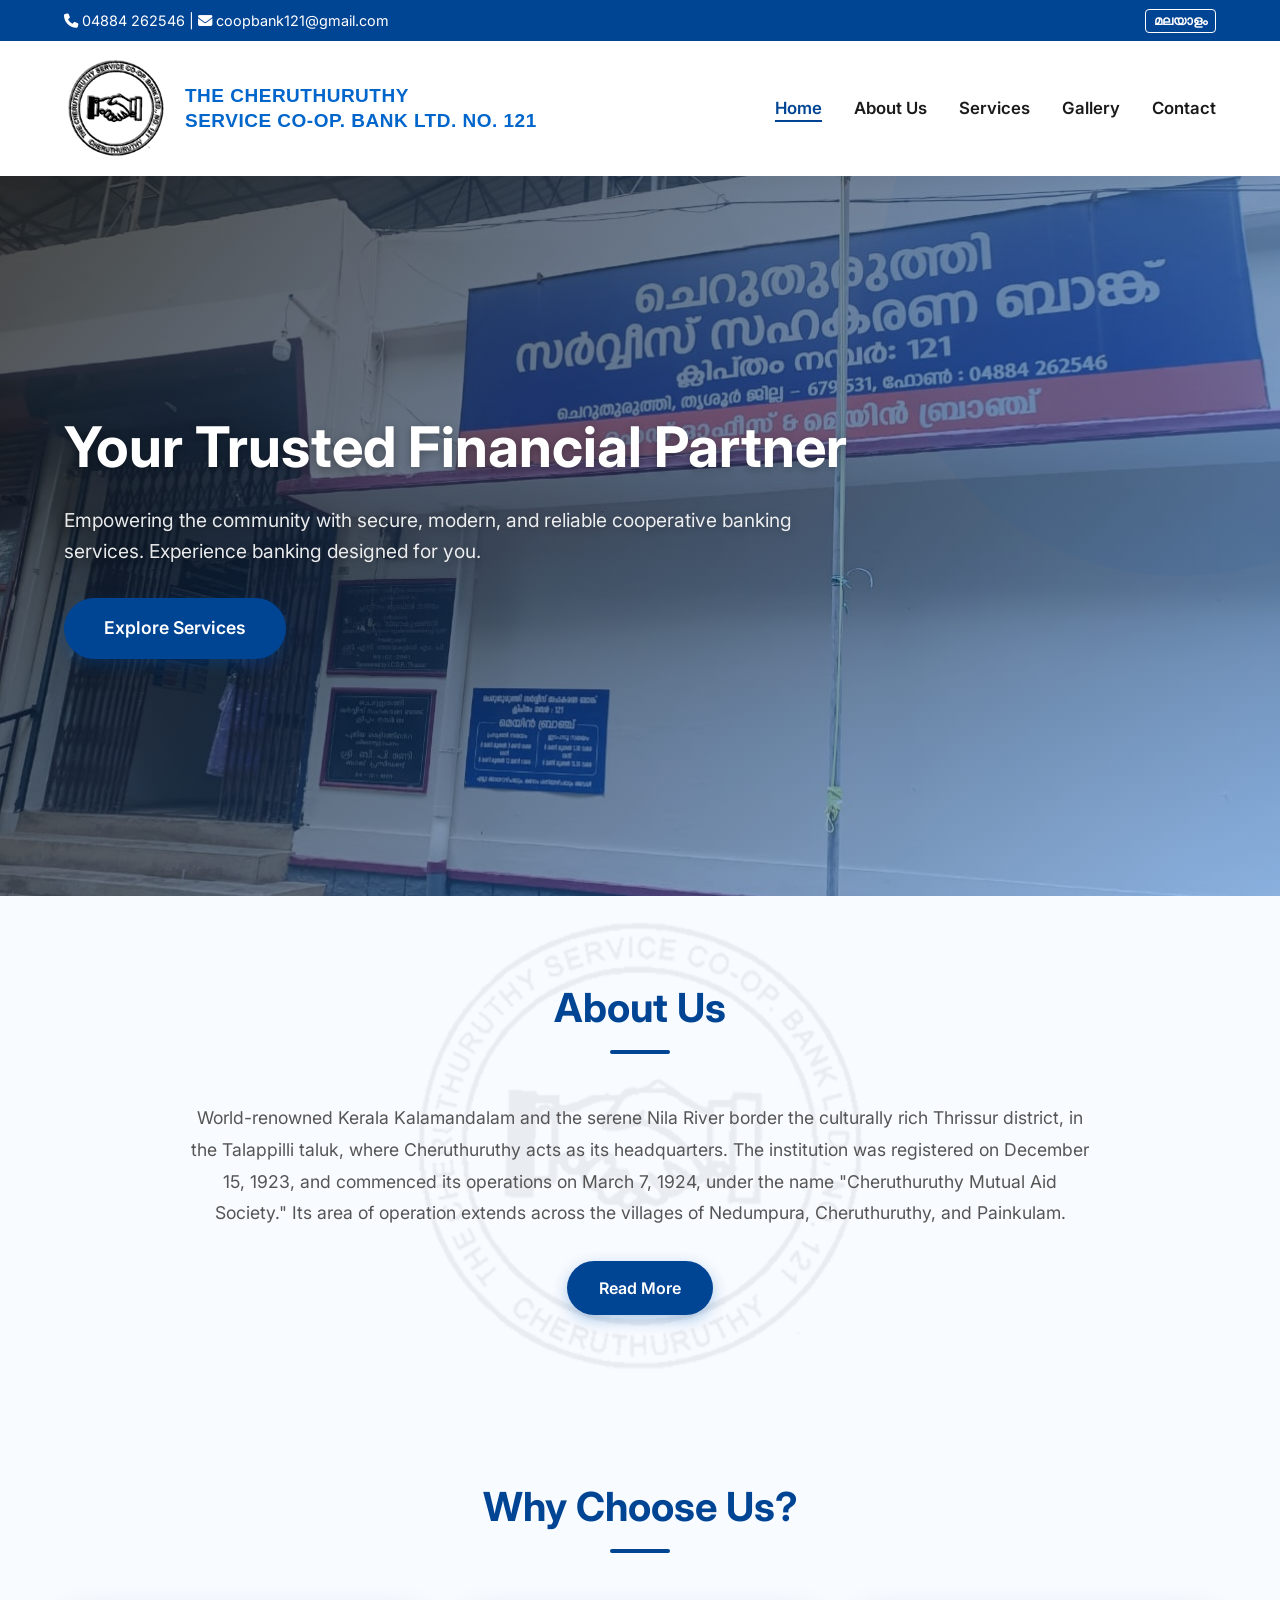
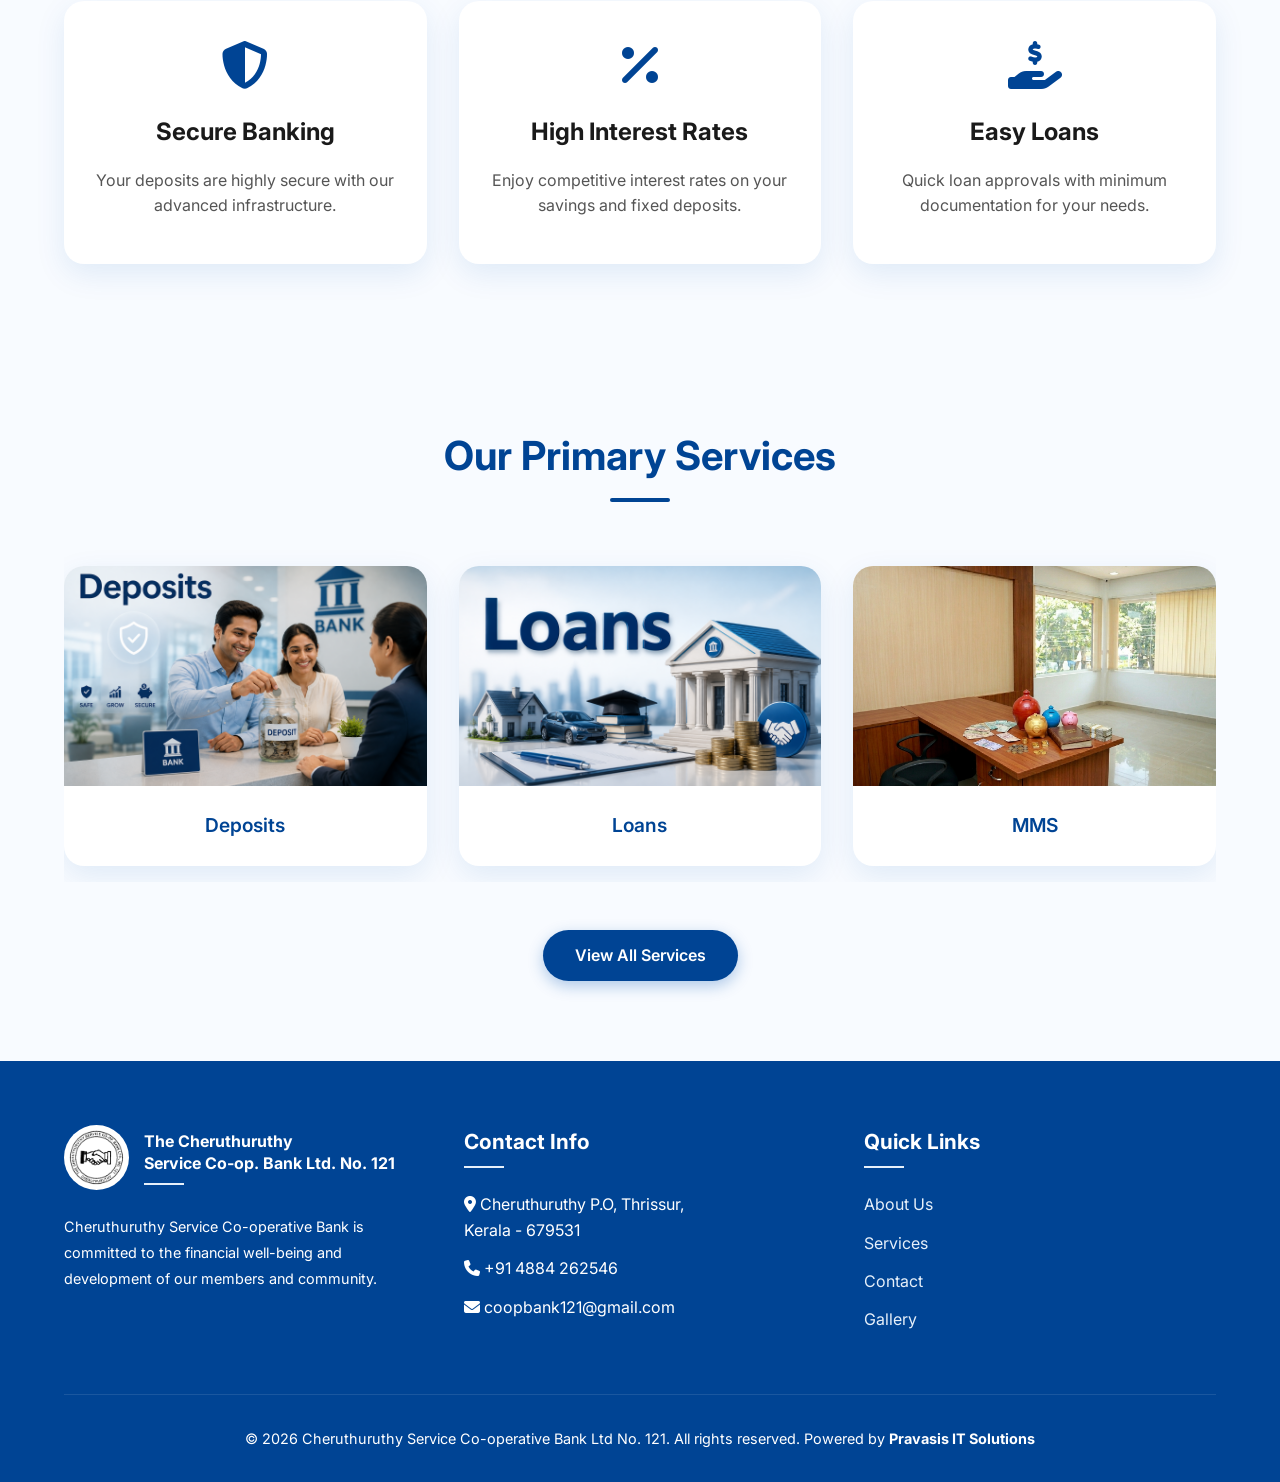
<file: index.html>
<!DOCTYPE html>
<html lang="en">

<head>
    <meta charset="UTF-8">
    <meta name="viewport" content="width=device-width, initial-scale=1.0">
    <title>Home - Cheruthuruthy Service Co-operative Bank Ltd No. 121</title>
    <meta name="description"
        content="Welcome to Cheruthuruthy Service Co-operative Bank Ltd No. 121. Providing trusted banking services.">
    <link href="https://fonts.googleapis.com/css2?family=Inter:wght@400;600;800&display=swap" rel="stylesheet">
    <link rel="stylesheet" href="css/style.css?v=3.4">
    <link rel="stylesheet" href="https://cdnjs.cloudflare.com/ajax/libs/font-awesome/6.4.0/css/all.min.css">
</head>

<body>

    <!-- Header -->
    <div id="header-placeholder"></div>

    <!-- Hero Section -->
    <section class="hero">
        <div class="hero-content">
            <h2>
                <span class="lang-en">Your Trusted Financial Partner</span>
                <span class="lang-ml">നിങ്ങളുടെ വിശ്വസ്ത സാമ്പത്തിക പങ്കാളി</span>
            </h2>
            <p>
                <span class="lang-en">Empowering the community with secure, modern, and reliable cooperative banking
                    services. Experience banking designed for you.</span>
                <span class="lang-ml">സുരക്ഷിതവും ആധുനികവുമായ സഹകരണ ബാങ്കിംഗ് സേവനങ്ങളിലൂടെ സമൂഹത്തെ ശാക്തീകരിക്കുന്നു.
                    നിങ്ങൾക്കായി രൂപകൽപ്പന ചെയ്ത ബാങ്കിംഗ് അനുഭവിക്കുക.</span>
            </p>
            <a href="services.html" class="btn-primary">
                <span class="lang-en">Explore Services</span>
                <span class="lang-ml">സേവനങ്ങൾ കാണുക</span>
            </a>
        </div>
    </section>

    <!-- About Us Section -->
    <section id="about-section" class="section">
        <h2 class="section-title">
            <span class="lang-en">About Us</span>
            <span class="lang-ml">ഞങ്ങളെക്കുറിച്ച്</span>
        </h2>
        <div
            style="max-width: 900px; margin: 0 auto; text-align: center; line-height: 1.8; font-size: 1.1rem; color: var(--gray-text);">
            <p style="margin-bottom: 2rem;">
                <span class="lang-en">World-renowned Kerala Kalamandalam and the serene Nila River border the culturally
                    rich Thrissur district, in the Talappilli taluk, where Cheruthuruthy acts as its headquarters.
                    The institution was registered on December 15, 1923, and commenced its operations on March 7, 1924,
                    under the name "Cheruthuruthy Mutual Aid Society." Its area of operation extends across the
                    villages of Nedumpura, Cheruthuruthy, and Painkulam. </span>
                <span class="lang-ml">ലോക പ്രശസ്തമായ കേരളകലാമണ്ഡലവും, നിളാനദിയും അതിരിടുന്ന തൃശൂർ ജില്ലയിൽ തലപ്പിള്ളി
                    താലൂക്കിൽ ചെറുതുരുത്തി ആസ്ഥാനമാക്കി 1923 ഡിസംബർ 15 ന് രജിസ്റ്റർ ചെയ്യുകയും 1924 മാർച്ച് 7 ന്
                    "ചെറുതുരുത്തി പരസ്പര സഹായ സംഘം" എന്ന പേരിൽ പ്രവർത്തനം ആരംഭിക്കുകയും ചെയ്തു. നെടുമ്പുര, ചെറുതുരുത്തി,
                    പൈങ്കുളം വില്ലേജുകളിലായി അതിന്റെ പ്രവർത്തന പരിധി വ്യാപിച്ചു കിടക്കുന്നു.</span>
            </p>
            <a href="about.html" class="btn-primary" style="padding: 0.8rem 2rem; font-size: 1rem;">
                <span class="lang-en">Read More</span>
                <span class="lang-ml">കൂടുതൽ വായിക്കുക</span>
            </a>
        </div>
    </section>

    <!-- Features Section -->
    <section class="section bg-light">
        <h2 class="section-title">
            <span class="lang-en">Why Choose Us?</span>
            <span class="lang-ml">എന്തുകൊണ്ട് ഞങ്ങളെ തിരഞ്ഞെടുക്കണം?</span>
        </h2>
        <div class="cards-grid">
            <div class="card">
                <i class="fas fa-shield-alt card-icon"></i>
                <h3>
                    <span class="lang-en">Secure Banking</span>
                    <span class="lang-ml">സുരക്ഷിത ബാങ്കിംഗ്</span>
                </h3>
                <p>
                    <span class="lang-en">Your deposits are highly secure with our advanced infrastructure.</span>
                    <span class="lang-ml">ഞങ്ങളുടെ നൂതന അടിസ്ഥാന സൗകര്യങ്ങളോടെ നിങ്ങളുടെ നിക്ഷേപങ്ങൾ പൂർണ്ണ
                        സുരക്ഷിതമാണ്.</span>
                </p>
            </div>
            <div class="card">
                <i class="fas fa-percentage card-icon"></i>
                <h3>
                    <span class="lang-en">High Interest Rates</span>
                    <span class="lang-ml">ഉയർന്ന പലിശ നിരക്ക്</span>
                </h3>
                <p>
                    <span class="lang-en">Enjoy competitive interest rates on your savings and fixed deposits.</span>
                    <span class="lang-ml">നിങ്ങളുടെ സമ്പാദ്യങ്ങൾക്കും സ്ഥിര നിക്ഷേപങ്ങൾക്കും മികച്ച പലിശ നിരക്ക്
                        ആസ്വദിക്കൂ.</span>
                </p>
            </div>
            <div class="card">
                <i class="fas fa-hand-holding-usd card-icon"></i>
                <h3>
                    <span class="lang-en">Easy Loans</span>
                    <span class="lang-ml">എളുപ്പമുള്ള വായ്പകൾ</span>
                </h3>
                <p>
                    <span class="lang-en">Quick loan approvals with minimum documentation for your needs.</span>
                    <span class="lang-ml">നിങ്ങളുടെ ആവശ്യങ്ങൾക്ക് ചുരുങ്ങിയ രേഖകളോടെ വേഗത്തിലുള്ള വായ്പാ
                        അംഗീകാരം.</span>
                </p>
            </div>
        </div>
    </section>

    <!-- Service Section -->
    <section class="section">
        <h2 class="section-title">
            <span class="lang-en">Our Primary Services</span>
            <span class="lang-ml">ഞങ്ങളുടെ പ്രധാന സേവനങ്ങൾ</span>
        </h2>
        <div class="carousel-container">
            <div class="carousel-track">
                <!-- Original Set -->
                <a href="services.html#deposits" class="carousel-slide">
                    <img src="images/deposits.png" alt="Deposits">
                    <div class="slide-caption"><span class="lang-en">Deposits</span><span
                            class="lang-ml">നിക്ഷേപങ്ങൾ</span></div>
                </a>
                <a href="services.html#loans" class="carousel-slide">
                    <img src="images/loans.png" alt="Loans">
                    <div class="slide-caption"><span class="lang-en">Loans</span><span class="lang-ml">വായ്പകൾ</span>
                    </div>
                </a>
                <a href="services.html#mss" class="carousel-slide">
                    <img src="images/mms.png" alt="MMS">
                    <div class="slide-caption"><span class="lang-en">MMS</span><span class="lang-ml">എം.എം.എസ്</span>
                    </div>
                </a>
                <a href="services.html#other-services" class="carousel-slide">
                    <img src="images/services.png" alt="Services">
                    <div class="slide-caption"><span class="lang-en">Other Services</span><span class="lang-ml">മറ്റു
                            സേവനങ്ങൾ</span></div>
                </a>
                <!-- Duplicate Set for Infinite Scroll -->
                <a href="services.html#deposits" class="carousel-slide">
                    <img src="images/deposits.png" alt="Deposits">
                    <div class="slide-caption"><span class="lang-en">Deposits</span><span
                            class="lang-ml">നിക്ഷേപങ്ങൾ</span></div>
                </a>
                <a href="services.html#loans" class="carousel-slide">
                    <img src="images/loans.png" alt="Loans">
                    <div class="slide-caption"><span class="lang-en">Loans</span><span class="lang-ml">വായ്പകൾ</span>
                    </div>
                </a>
                <a href="services.html#mss" class="carousel-slide">
                    <img src="images/mms.png" alt="MMS">
                    <div class="slide-caption"><span class="lang-en">MMS</span><span class="lang-ml">എം.എം.എസ്</span>
                    </div>
                </a>
                <a href="services.html#other-services" class="carousel-slide">
                    <img src="images/services.png" alt="Services">
                    <div class="slide-caption"><span class="lang-en">Other Services</span><span class="lang-ml">മറ്റു
                            സേവനങ്ങൾ</span></div>
                </a>
            </div>
        </div>
        <div style="text-align: center; margin-top: 3rem;">
            <a href="services.html" class="btn-primary" style="padding: 0.8rem 2rem; font-size: 1rem;">
                <span class="lang-en">View All Services</span>
                <span class="lang-ml">എല്ലാ സേവനങ്ങളും കാണുക</span>
            </a>
        </div>
    </section> <!-- Footer -->
    <div id="footer-placeholder"></div>

    <script src="js/script.js"></script>
</body>

</html>
</file>
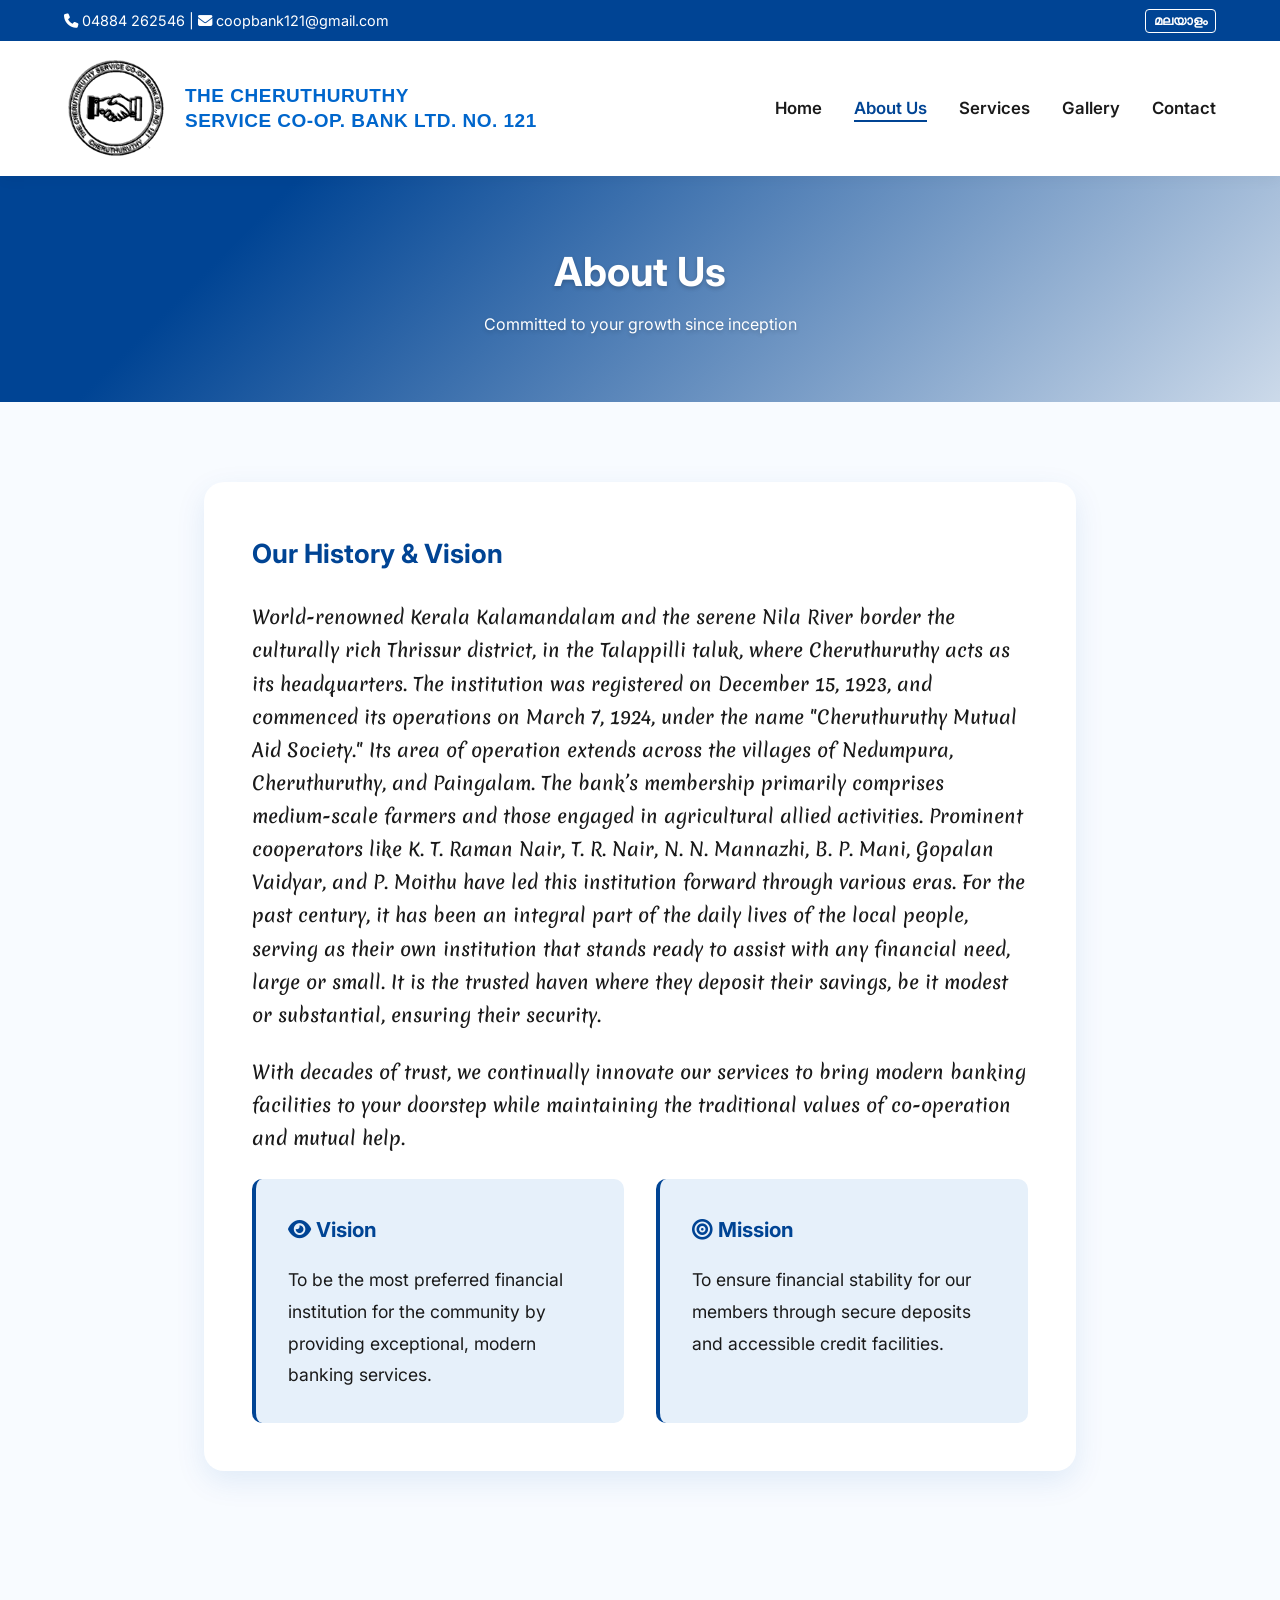
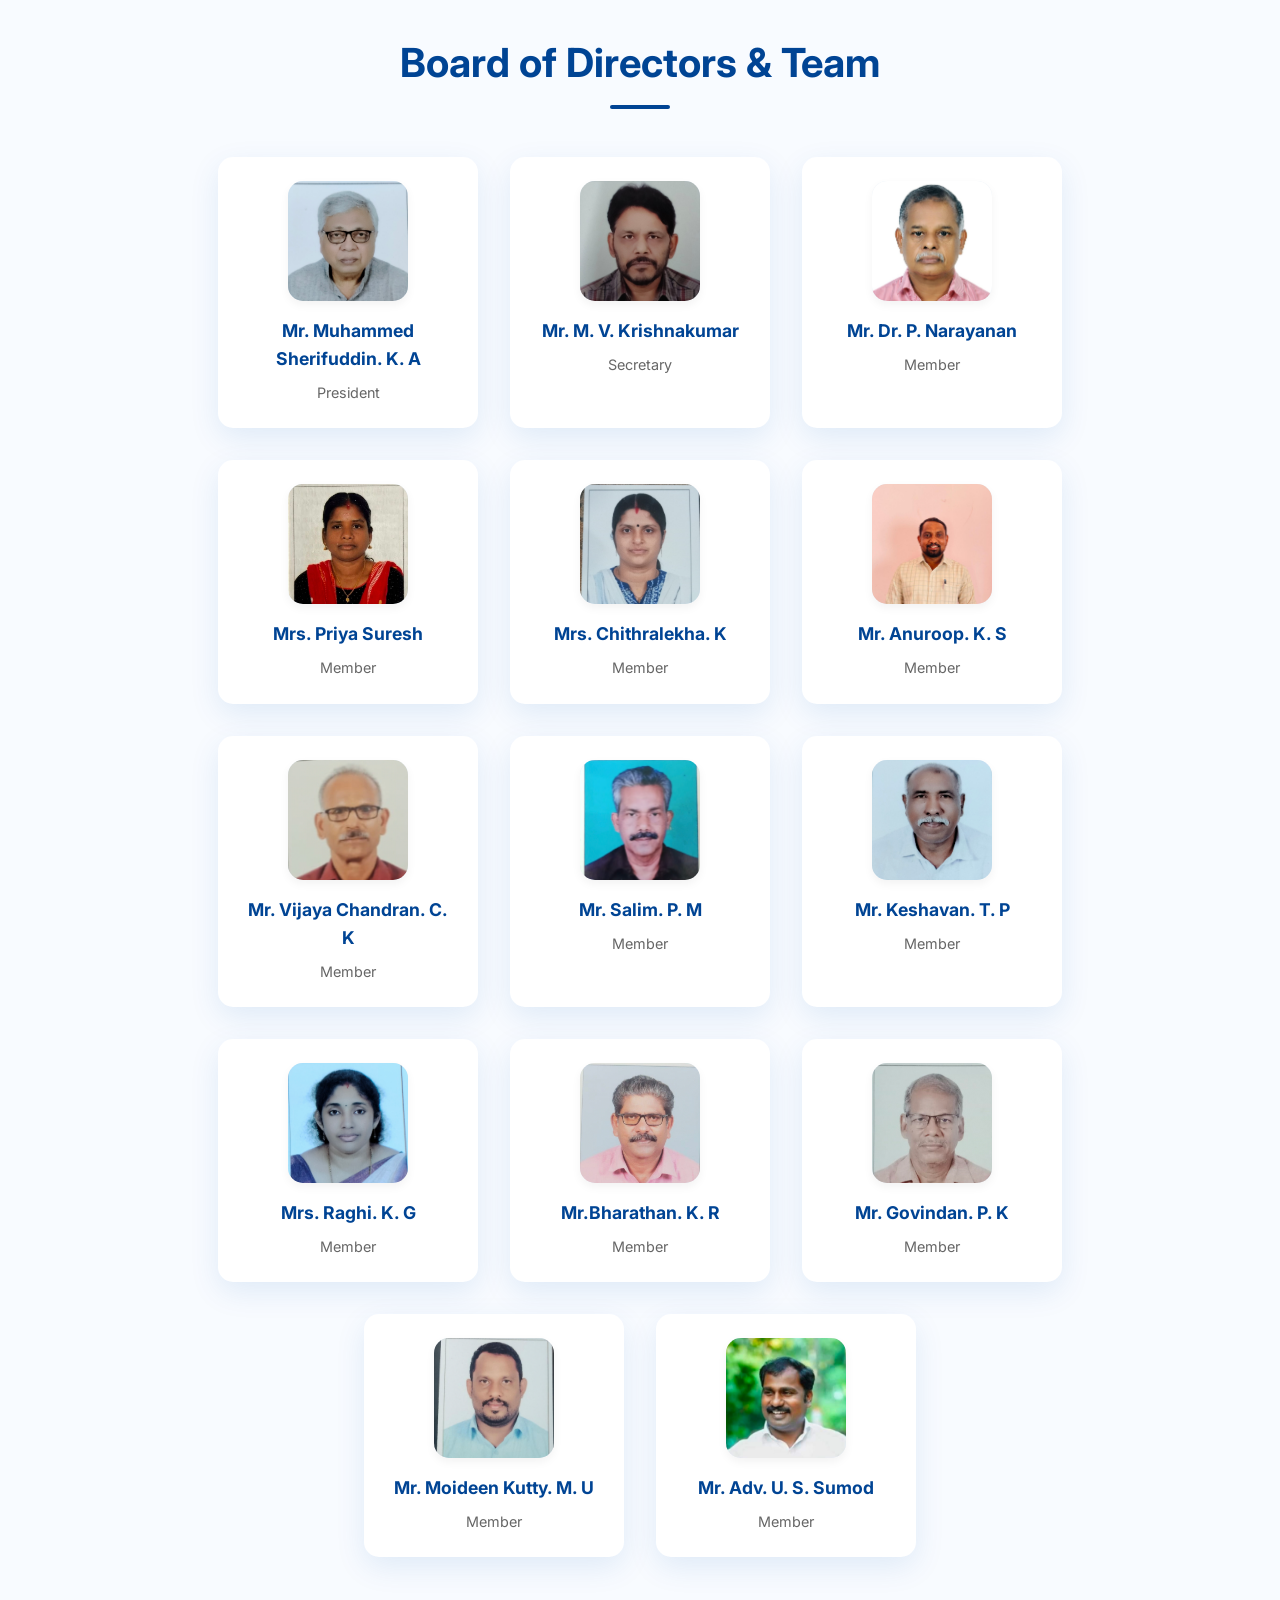
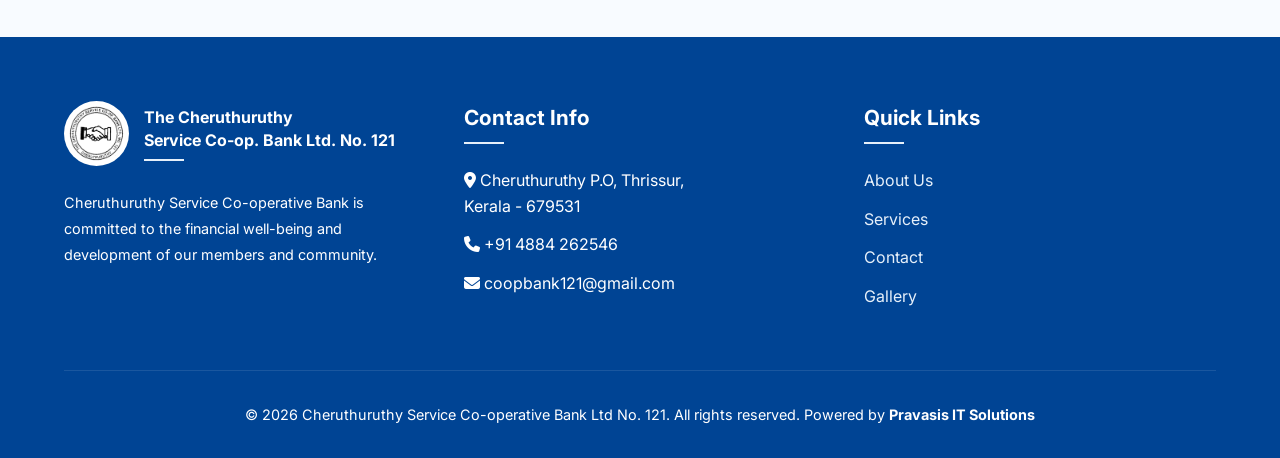
<file: about.html>
<!DOCTYPE html>
<html lang="en">

<head>
    <meta charset="UTF-8">
    <meta name="viewport" content="width=device-width, initial-scale=1.0">
    <title>About Us - Cheruthuruthy Service Co-operative Bank</title>
    <link href="https://fonts.googleapis.com/css2?family=Inter:wght@400;600;800&family=Merienda:wght@400;500;700&display=swap" rel="stylesheet">
    <link rel="stylesheet" href="css/style.css?v=3.4">
    <link rel="stylesheet" href="https://cdnjs.cloudflare.com/ajax/libs/font-awesome/6.4.0/css/all.min.css">
</head>

<body>

    <!-- Header -->
    <div id="header-placeholder"></div>

    <!-- Page Title -->
    <div
        style="background: linear-gradient(135deg, var(--primary-blue) 20%, var(--white) 120%); color: var(--white); padding: 4rem 5%; text-align: center; text-shadow: 0 2px 4px rgba(0,0,0,0.2);">
        <h1 style="font-size: 2.5rem; margin-bottom: 0.5rem;">
            <span class="lang-en">About Us</span>
            <span class="lang-ml">ഞങ്ങളെക്കുറിച്ച്</span>
        </h1>
        <p>
            <span class="lang-en">Committed to your growth since inception</span>
            <span class="lang-ml">തുടക്കം മുതൽ നിങ്ങളുടെ വളർച്ചയ്ക്കായി പ്രതിജ്ഞാബദ്ധം</span>
        </p>
    </div>

    <!-- About Content -->
    <section class="section"
        style="max-width: 1000px; margin: 0 auto; line-height: 1.8; font-size: 1.1rem; animation: fadeInUp 1s ease-out;">
        <div style="background: var(--white); padding: 3rem; border-radius: 20px; box-shadow: var(--box-shadow);">
            <h2 style="color: var(--primary-blue); margin-bottom: 1.5rem;">
                <span class="lang-en">Our History & Vision</span>
                <span class="lang-ml">ഞങ്ങളുടെ ചരിത്രവും കാഴ്ചപ്പാടും</span>
            </h2>

            <div class="history-text-container" id="historyTextContainer">
                <p style="margin-bottom: 1.5rem;">
                    <span class="lang-en">World-renowned Kerala Kalamandalam and the serene Nila River border the
                        culturally
                        rich Thrissur district, in the Talappilli taluk, where Cheruthuruthy acts as its headquarters.
                        The institution was registered on December 15, 1923, and commenced its operations on March 7,
                        1924,
                        under the name "Cheruthuruthy Mutual Aid Society." Its area of operation extends across the
                        villages of Nedumpura, Cheruthuruthy, and Paingalam. The bank’s membership primarily comprises
                        medium-scale farmers and those engaged in agricultural allied activities. Prominent cooperators
                        like
                        K.
                        T. Raman Nair, T. R. Nair, N. N. Mannazhi, B. P. Mani, Gopalan Vaidyar, and P. Moithu have led
                        this institution forward through various eras. For the past century, it has been an integral
                        part of
                        the daily lives of the local people, serving as their own institution that stands ready to
                        assist
                        with
                        any financial need, large or small. It is the trusted haven where they deposit their savings, be
                        it
                        modest or substantial, ensuring their security.</span>
                    <span class="lang-ml">ലോക പ്രശസ്തമായ കേരളകലാമണ്ഡലവും, നിളാനദിയും അതിരിടുന്ന തൃശൂർ ജില്ലയിൽ
                        തലപ്പിള്ളി
                        താലൂക്കിൽ ചെറുതുരുത്തി ആസ്ഥാനമാക്കി 1923 ഡിസംബർ 15 ന് രജിസ്റ്റർ ചെയ്യുകയും 1924 മാർച്ച് 7 ന്
                        ചെറുതുരുത്തി പരസ്പര സഹായ സംഘം എന്ന പേരിൽ പ്രവർത്തനം ആരംഭിക്കുകയും ചെയ്തു.നെടുമ്പുര,
                        ചെറുതുരുത്തി,
                        പൈങ്കുളം വില്ലേജുകളിലായി അതിന്റെ പ്രവർത്തന പരിധി വ്യാപിച്ചു കിടക്കുന്നു. പ്രധാനമായും ഇടത്തരം
                        കർഷകരും, കാർഷികാനുബന്ധപ്രവർത്തനങ്ങളിൽ ഏർപ്പെട്ടു വരുന്നവരുമാണ് ബാങ്കിലെ അംഗങ്ങൾ . K. T. രാമൻ
                        നായർ,
                        T. R. നായർ, N. N. മണ്ണഴി, ബി. പി. മണി, ഗോപാലൻ വൈദ്യർ, പി. മൊയ്‌തു തുടങ്ങിയ പ്രമുഖ സഹകാരികൾ ഈ
                        സ്ഥാപനത്തിനെ വിവിധ കാലങ്ങളിലായി മുന്നോട്ടു നയിച്ചവരാണ്. കഴിഞ്ഞ ഒരു ശതാബ്ദ്ധമായി ഈ നാട്ടിലെ ഏതൊരു
                        സാധാരണക്കാരന്റെയും ഏതൊരു സാമ്പത്തികാവശ്യത്തിനും ഓടിയെത്താവുന്നൊരു സ്വന്തം സ്ഥാപനമായി അവരുടെ
                        നിത്യജീവിതവുമായി അത്രമേൽ ബന്ധപ്പെട്ടു കിടക്കുന്നു. അവരുടെ ചെറുതും വലുതുമായ സമ്പാദ്യങ്ങൾ
                        സുരക്ഷിതമായി
                        നിക്ഷേപിക്കുന്നതിനും ആശ്രയിക്കുന്നത് ഈ സാമ്പത്തിക സ്ഥാപനത്തിനെയാണ്.</span>
                </p>
                <p style="margin-bottom: 1.5rem;">
                    <span class="lang-en">With decades of trust, we continually innovate our services to bring modern
                        banking facilities to your doorstep while maintaining the traditional values of co-operation and
                        mutual help.</span>
                    <span class="lang-ml">പതിറ്റാണ്ടുകളുടെ വിശ്വാസത്തോടെ, സഹകരണത്തിന്റെയും പരസ്പര സഹായത്തിന്റെയും
                        പരമ്പരാഗത
                        മൂല്യങ്ങൾ കാത്തുസൂക്ഷിച്ചുകൊണ്ട് നിങ്ങളുടെ പടിവാതിൽക്കൽ ആധുനിക ബാങ്കിംഗ് സൗകര്യങ്ങൾ കൊണ്ടുവരാൻ
                        ഞങ്ങൾ
                        നിരന്തരം ഞങ്ങളുടെ സേവനങ്ങൾ നവീകരിക്കുന്നു.</span>
                </p>
            </div>



            <div
                style="display: grid; grid-template-columns: repeat(auto-fit, minmax(280px, 1fr)); gap: 2rem; margin-top: 1rem;">
                <div
                    style="background: var(--light-blue); padding: 2rem; border-radius: 10px; border-left: 4px solid var(--primary-blue);">
                    <h3 style="color: var(--secondary-blue); margin-bottom: 1rem;"><i class="fas fa-eye"></i> <span
                            class="lang-en">Vision</span><span class="lang-ml">കാഴ്ചപ്പാട്</span></h3>
                    <p>
                        <span class="lang-en">To be the most preferred financial institution for the community by
                            providing exceptional, modern banking services.</span>
                        <span class="lang-ml">മികച്ചതും ആധുനികവുമായ ബാങ്കിംഗ് സേവനങ്ങൾ നൽകിക്കൊണ്ട് സമൂഹത്തിന്റെ ഏറ്റവും
                            പ്രിയപ്പെട്ട സാമ്പത്തിക സ്ഥാപനമാകുക.</span>
                    </p>
                </div>
                <div
                    style="background: var(--light-blue); padding: 2rem; border-radius: 10px; border-left: 4px solid var(--primary-blue);">
                    <h3 style="color: var(--secondary-blue); margin-bottom: 1rem;"><i class="fas fa-bullseye"></i> <span
                            class="lang-en">Mission</span><span class="lang-ml">ദൗത്യം</span></h3>
                    <p>
                        <span class="lang-en">To ensure financial stability for our members through secure deposits and
                            accessible credit facilities.</span>
                        <span class="lang-ml">സുരക്ഷിതമായ നിക്ഷേപങ്ങളിലൂടെയും എളുപ്പത്തിൽ ലഭ്യമാകുന്ന വായ്പാ
                            സൗകര്യങ്ങളിലൂടെയും ഞങ്ങളുടെ അംഗങ്ങൾക്ക് സാമ്പത്തിക സ്ഥിരത ഉറപ്പാക്കുക.</span>
                    </p>
                </div>
            </div>
        </div>
    </section>

    <!-- Team Section -->
    <section class="section bg-light">
        <h2 class="section-title">
            <span class="lang-en">Board of Directors & Team</span>
            <span class="lang-ml">ഭരണസമിതി</span>
        </h2>
        <div class="team-grid">
            <div class="team-member">
                <div class="avatar"><img src="images/team/peresident.jpeg" alt="Team Member"></div>
                <h4>
                    <span class="lang-en">Mr. Muhammed Sherifuddin. K. A</span>
                    <span class="lang-ml">ശ്രീ. മുഹമ്മദ് ഷെരീഫുദ്ദീൻ. കെ. എ</span>
                </h4>
                <p><span class="lang-en">President</span><span class="lang-ml">പ്രസിഡന്റ്</span></p>
            </div>
            <div class="team-member">
                <div class="avatar"><img src="images/team/secreatery.jpeg" alt="Team Member"></div>
                <h4>
                    <span class="lang-en">Mr. M. V. Krishnakumar</span>
                    <span class="lang-ml">ശ്രീ. എം. വി. കൃഷ്ണകുമാർ</span>
                </h4>
                <p><span class="lang-en">Secretary</span><span class="lang-ml">സെക്രട്ടറി</span></p>
            </div>
            <div class="team-member">
                <div class="avatar"><img src="images/team/member1.jpeg" alt="Team Member"></div>
                <h4>
                    <span class="lang-en">Mr. Dr. P. Narayanan</span>
                    <span class="lang-ml">ശ്രീ. ഡോ. പി. നാരായണൻ</span>
                </h4>
                <p><span class="lang-en">Member</span><span class="lang-ml">മെമ്പർ</span></p>
            </div>
            <div class="team-member">
                <div class="avatar"><img src="images/team/member2.jpeg" alt="Team Member"></div>
                <h4>
                    <span class="lang-en">Mrs. Priya Suresh</span><span class="lang-ml">ശ്രീമതി. പ്രിയ സുരേഷ്</span>
                </h4>

                </h4>
                <p><span class="lang-en">Member</span><span class="lang-ml">മെമ്പർ</span></p>
            </div>
            <div class="team-member">
                <div class="avatar"><img src="images/team/member3.jpeg" alt="Team Member"></div>
                <h4><span class="lang-en">Mrs. Chithralekha. K</span><span class="lang-ml">ശ്രീമതി. ചിത്രലേഖ. കെ.</span>
                </h4>
                <p><span class="lang-en">Member</span><span class="lang-ml">മെമ്പർ</span></p>
            </div>
            <div class="team-member">
                <div class="avatar"><img src="images/team/member4.jpeg" alt="Team Member"></div>
                <h4>
                    <span class="lang-en">Mr. Anuroop. K. S</span>
                    <span class="lang-ml">ശ്രീ. അനുരൂപ് കെ. എസ്.</span>

                </h4>
                <p><span class="lang-en">Member</span><span class="lang-ml">മെമ്പർ</span></p>
            </div>
            <div class="team-member">
                <div class="avatar"><img src="images/team/member5.jpeg" alt="Team Member"></div>
                <h4><span class="lang-en">Mr. Vijaya Chandran. C. K</span><span class="lang-ml">ശ്രീ. വിജയ ചന്ദ്രൻ
                        സി. കെ</span></h4>
                <p><span class="lang-en">Member</span><span class="lang-ml">മെമ്പർ</span></p>
            </div>
            <div class="team-member">
                <div class="avatar"><img src="images/team/member6.jpeg" alt="Team Member"></div>
                <h4><span class="lang-en">Mr. Salim. P. M</span><span class="lang-ml">ശ്രീ. സലീം. പി. എം</span></h4>
                <p><span class="lang-en">Member</span><span class="lang-ml">മെമ്പർ</span></p>
            </div>
            <div class="team-member">
                <div class="avatar"><img src="images/team/member7.jpeg" alt="Team Member"></div>
                <h4><span class="lang-en">Mr. Keshavan. T. P</span><span class="lang-ml">ശ്രീ. കേശവൻ. ടി. പി.</span>
                </h4>
                <p><span class="lang-en">Member</span><span class="lang-ml">മെമ്പർ</span></p>
            </div>
            <div class="team-member">
                <div class="avatar"><img src="images/team/member8.jpeg" alt="Team Member"></div>
                <h4><span class="lang-en">Mrs. Raghi. K. G</span><span class="lang-ml">ശ്രീമതി. രാഗി. കെ. ജി</span>
                </h4>
                <p><span class="lang-en">Member</span><span class="lang-ml">മെമ്പർ</span></p>
            </div>
            <div class="team-member">
                <div class="avatar"><img src="images/team/member9.jpeg" alt="Team Member"></div>
                <h4><span class="lang-en">Mr.Bharathan. K. R</span><span class="lang-ml">ശ്രീ. ഭരതൻ. കെ. ആർ</span></h4>
                <p><span class="lang-en">Member</span><span class="lang-ml">മെമ്പർ</span></p>
            </div>
            <div class="team-member">
                <div class="avatar"><img src="images/team/member10.jpeg" alt="Team Member"></div>
                <h4><span class="lang-en">Mr. Govindan. P. K</span><span class="lang-ml">ശ്രീ. ഗോവിന്ദൻ. പി. കെ</span>
                </h4>
                <p><span class="lang-en">Member</span><span class="lang-ml">മെമ്പർ</span></p>
            </div>
            <div class="team-member">
                <div class="avatar"><img src="images/team/member11.jpeg" alt="Team Member"></div>
                <h4><span class="lang-en">Mr. Moideen Kutty. M. U</span><span class="lang-ml">ശ്രീ. മൊയ്‌തീൻ കുട്ടി. എം.
                        യു</span></h4>
                <p><span class="lang-en">Member</span><span class="lang-ml">മെമ്പർ</span></p>
            </div>
            <div class="team-member">
                <div class="avatar"><img src="images/team/member12.jpeg" alt="Team Member"></div>
                <h4><span class="lang-en">Mr. Adv. U. S. Sumod</span><span class="lang-ml">ശ്രീ. അഡ്വ. യു. എസ്.
                        സുമോദ്</span>
                </h4>
                <p><span class="lang-en">Member</span><span class="lang-ml">മെമ്പർ</span></p>
            </div>
        </div>
    </section>

    <!-- Footer -->
    <div id="footer-placeholder"></div>

    <script src="js/script.js"></script>
</body>

</html>
</file>
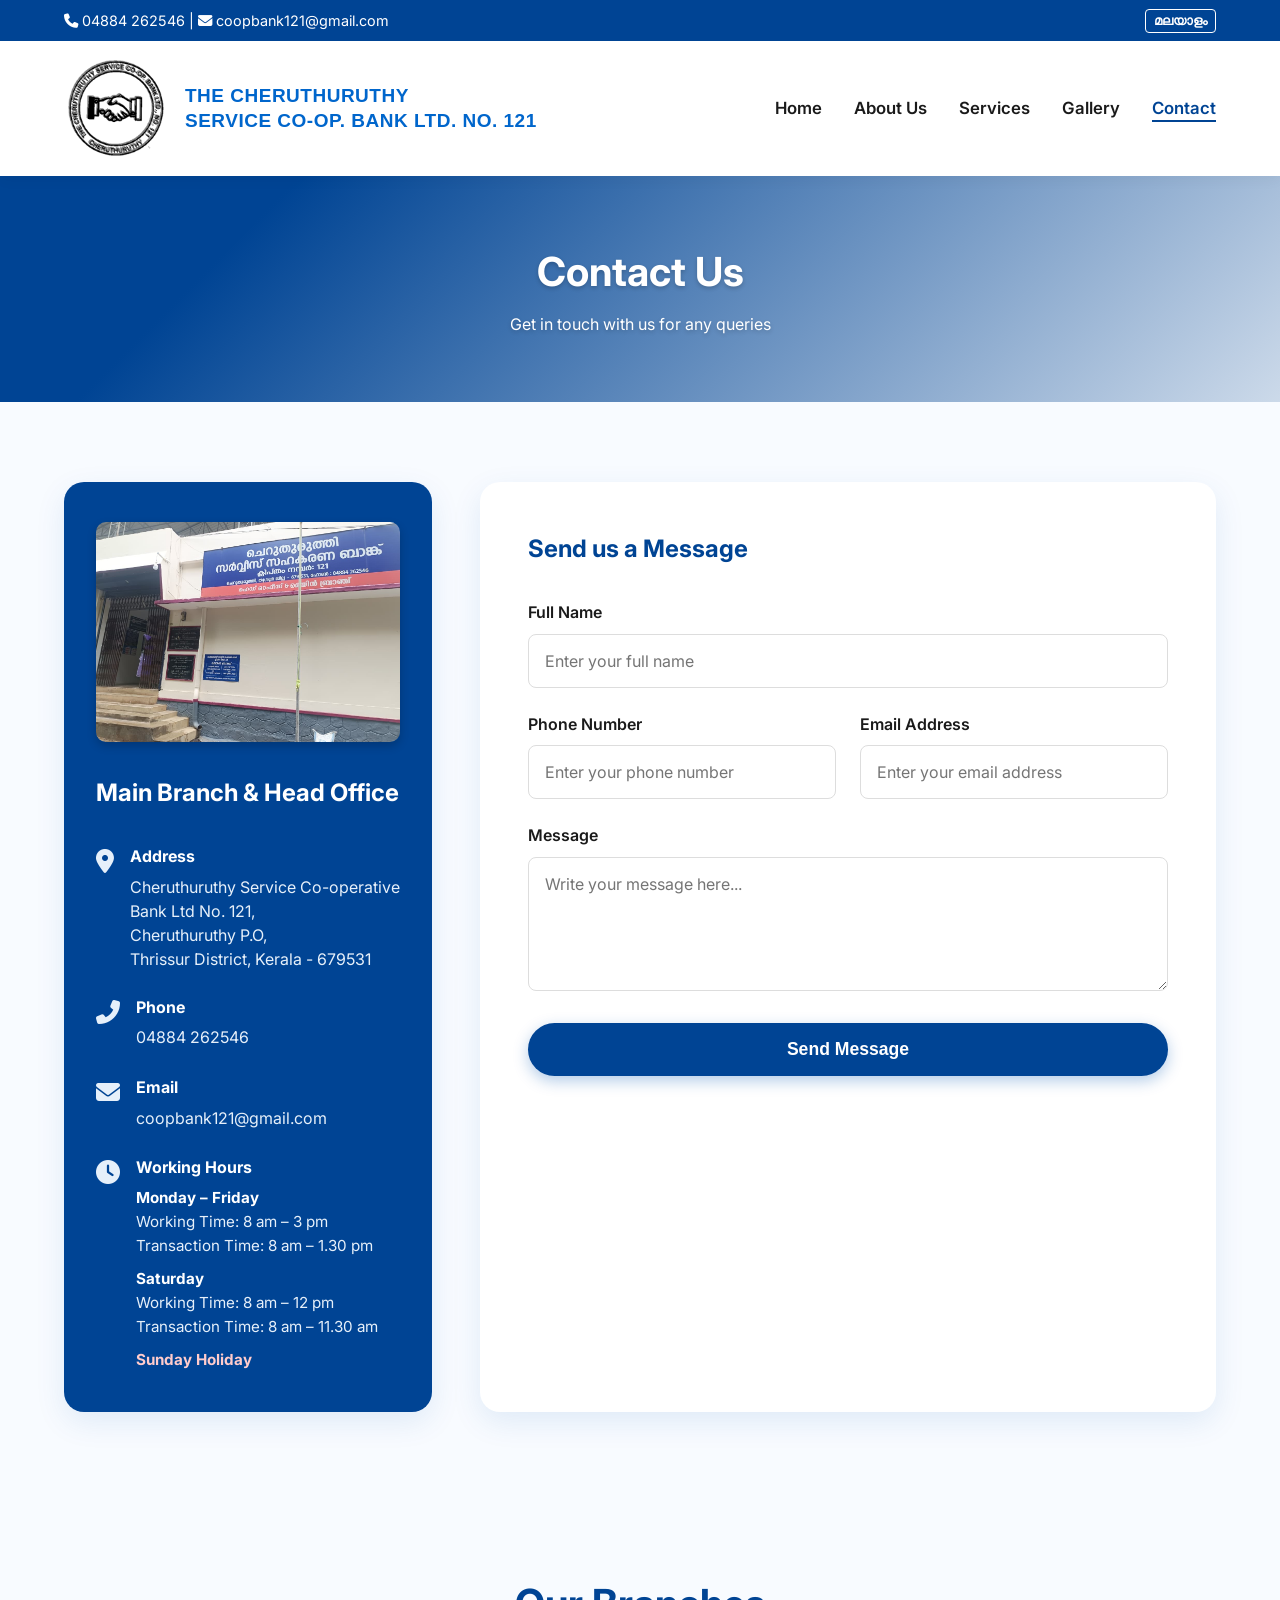
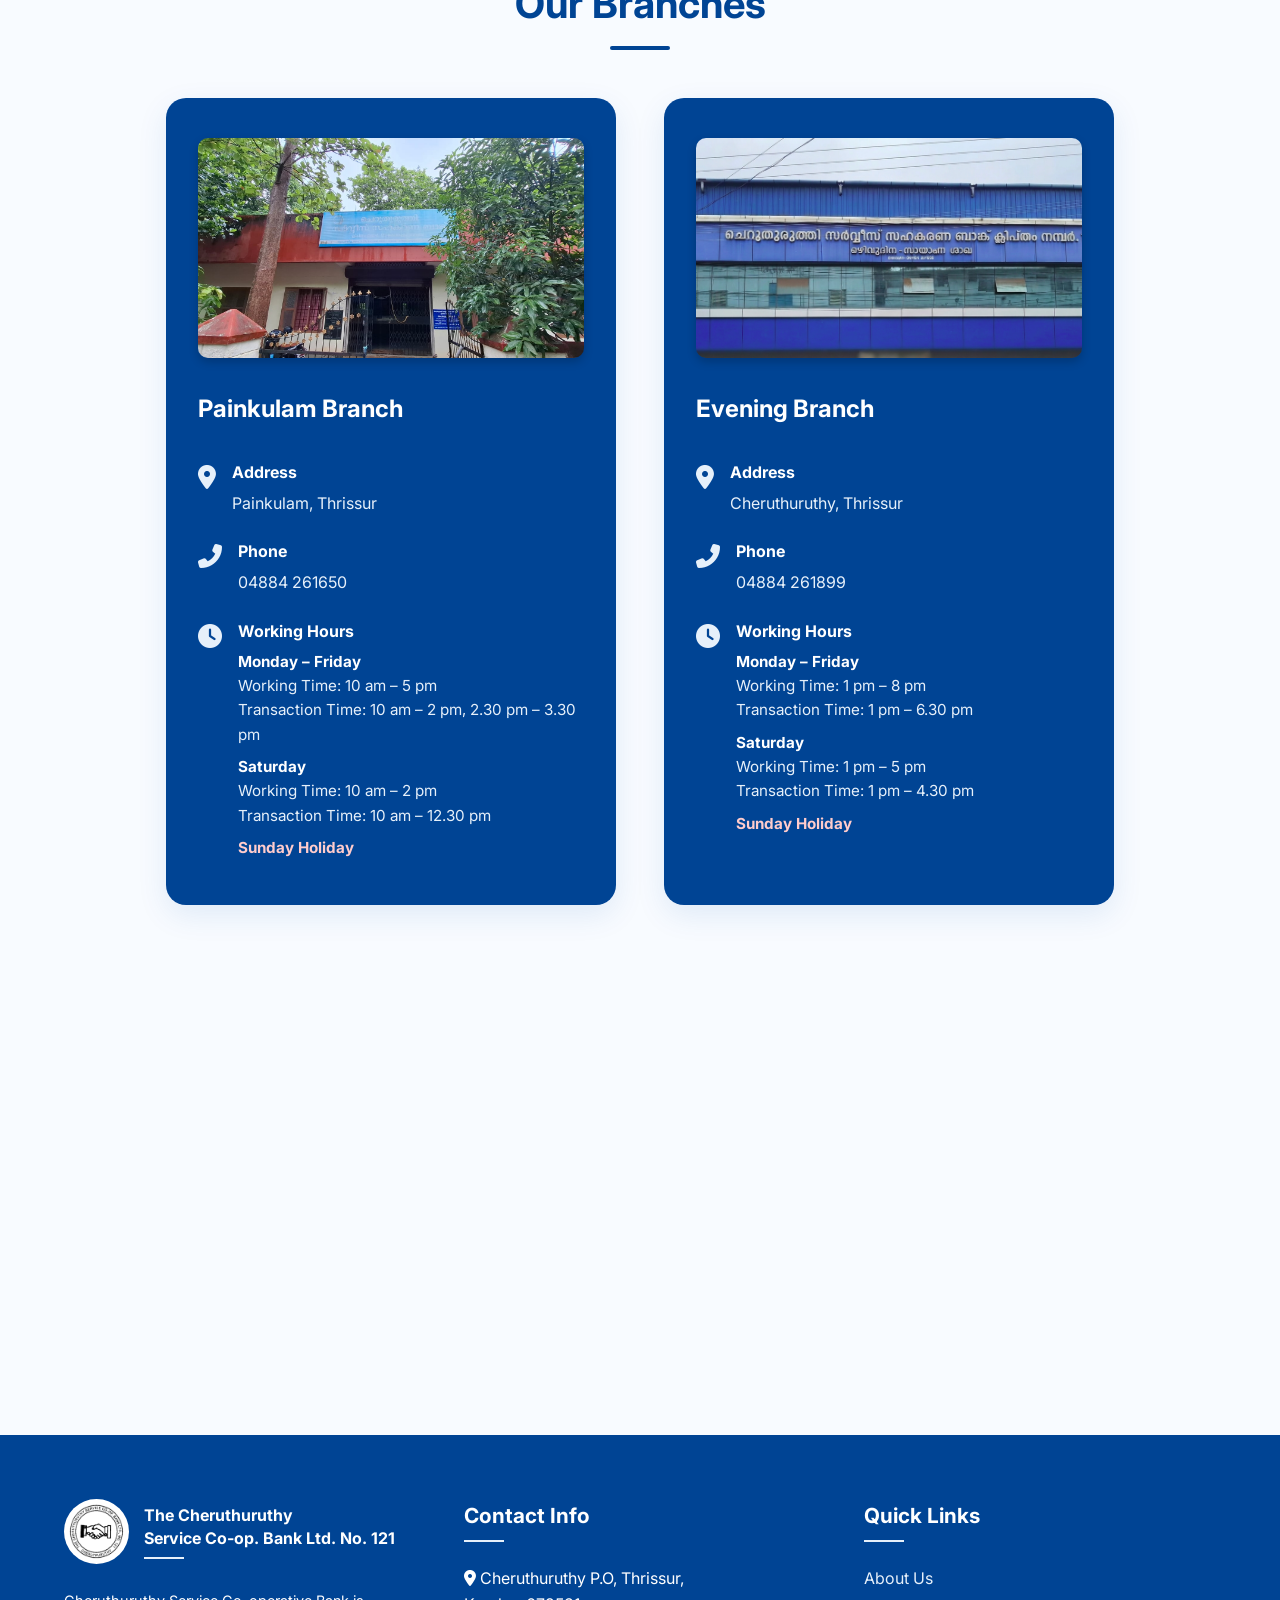
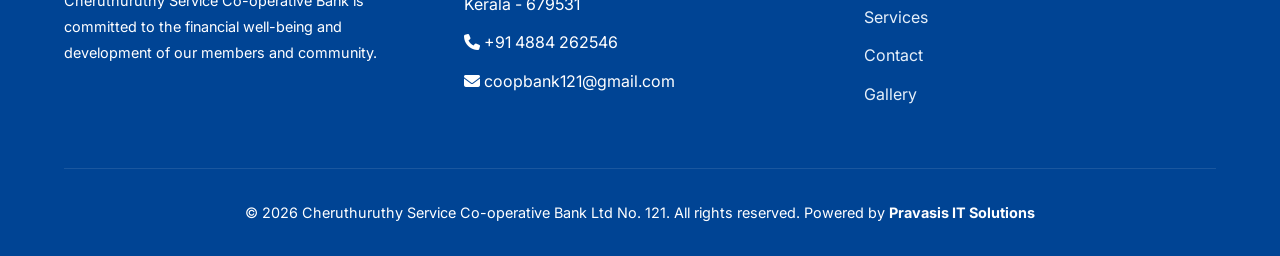
<file: contact.html>
<!DOCTYPE html>
<html lang="en">

<head>
    <meta charset="UTF-8">
    <meta name="viewport" content="width=device-width, initial-scale=1.0">
    <title>Contact Us - Cheruthuruthy Service Co-operative Bank</title>
    <link href="https://fonts.googleapis.com/css2?family=Inter:wght@400;600;800&display=swap" rel="stylesheet">
    <link rel="stylesheet" href="css/style.css?v=3.4">
    <link rel="stylesheet" href="https://cdnjs.cloudflare.com/ajax/libs/font-awesome/6.4.0/css/all.min.css">
</head>

<body>

    <!-- Header -->
    <div id="header-placeholder"></div>

    <!-- Page Title -->
    <div
        style="background: linear-gradient(135deg, var(--primary-blue) 20%, var(--white) 120%); color: var(--white); padding: 4rem 5%; text-align: center; text-shadow: 0 2px 4px rgba(0,0,0,0.2);">

        <h1 style="font-size: 2.5rem; margin-bottom: 0.5rem;">
            <span class="lang-en">Contact Us</span>
            <span class="lang-ml">ബന്ധപ്പെടുക</span>
        </h1>
        <p>
            <span class="lang-en">Get in touch with us for any queries</span>
            <span class="lang-ml">ഏത് അന്വേഷണങ്ങൾക്കും ഞങ്ങളുമായി ബന്ധപ്പെടുക</span>
        </p>
    </div>

    <!-- Contact Content -->
    <section class="section">
        <div class="contact-grid" style="max-width: 1200px; margin: 0 auto;">
            <!-- Contact Info Sidebar -->
            <div
                style="background: var(--primary-blue); color: var(--white); padding: 2.5rem 2rem; border-radius: 20px; box-shadow: var(--box-shadow); display: flex; flex-direction: column;">
                <div
                    style="height: 220px; position: relative; border-radius: 10px; overflow: hidden; margin-bottom: 2rem; box-shadow: 0 4px 10px rgba(0,0,0,0.2);">
                    <img src="images/main-branch2.jpeg" alt="Main Branch"
                        style="width: 100%; height: 100%; object-fit: cover;">
                </div>
                <div>
                    <h3 style="color: var(--white); margin-bottom: 2rem; font-size: 1.5rem;">
                        <span class="lang-en">Main Branch & Head Office</span>
                        <span class="lang-ml">പ്രധാന ശാഖ & ഹെഡ് ഓഫീസ്</span>
                    </h3>
                    <div style="display: flex; align-items: flex-start; gap: 1rem; margin-bottom: 1.5rem;">
                        <i class="fas fa-map-marker-alt"
                            style="font-size: 1.5rem; margin-top: 5px; color: var(--light-blue);"></i>
                        <div>
                            <h4 style="color: var(--white); margin-bottom: 5px;">
                                <span class="lang-en">Address</span>
                                <span class="lang-ml">വിലാസം</span>
                            </h4>
                            <p style="color: var(--light-blue); line-height: 1.5;"><span class="lang-en">
                                    Cheruthuruthy Service Co-operative Bank Ltd No. 121,<br>
                                    Cheruthuruthy P.O,<br>
                                    Thrissur District, Kerala - 679531</span>
                                <span class="lang-ml">
                                    ചെറുതുരുത്തി സർവീസ് സഹകരണ ബാങ്ക് ലിമിറ്റഡ് നമ്പർ 121,<br>
                                    ചെറുതുരുത്തി പി.ഒ,<br>
                                    തൃശ്ശൂർ ജില്ല, കേരള - 679531</span>
                            </p>

                        </div>
                    </div>

                    <div style="display: flex; align-items: flex-start; gap: 1rem; margin-bottom: 1.5rem;">
                        <i class="fas fa-phone-alt"
                            style="font-size: 1.5rem; margin-top: 5px; color: var(--light-blue);"></i>
                        <div>
                            <h4 style="color: var(--white); margin-bottom: 5px;">
                                <span class="lang-en">Phone</span>
                                <span class="lang-ml">ഫോൺ</span>
                            </h4>
                            <p style="color: var(--light-blue);">04884 262546</p>
                        </div>
                    </div>

                    <div style="display: flex; align-items: flex-start; gap: 1rem; margin-bottom: 1.5rem;">
                        <i class="fas fa-envelope"
                            style="font-size: 1.5rem; margin-top: 5px; color: var(--light-blue);"></i>
                        <div>
                            <h4 style="color: var(--white); margin-bottom: 5px;">
                                <span class="lang-en">Email</span>
                                <span class="lang-ml">ഇമെയിൽ</span>
                            </h4>
                            <p style="color: var(--light-blue);">coopbank121@gmail.com</p>
                        </div>
                    </div>

                    <div style="display: flex; align-items: flex-start; gap: 1rem;">
                        <i class="fas fa-clock"
                            style="font-size: 1.5rem; margin-top: 5px; color: var(--light-blue);"></i>
                        <div>
                            <h4 style="color: var(--white); margin-bottom: 5px;">
                                <span class="lang-en">Working Hours</span>
                                <span class="lang-ml">പ്രവർത്തന സമയം</span>
                            </h4>
                            <div style="color: var(--light-blue); font-size: 0.95rem; line-height: 1.6;">
                                <div style="margin-bottom: 8px;">
                                    <strong style="color: var(--white);">
                                        <span class="lang-en">Monday – Friday</span>
                                        <span class="lang-ml">തിങ്കൾ – വെള്ളി</span>
                                    </strong><br>
                                    <span class="lang-en">Working Time: 8 am – 3 pm</span>
                                    <span class="lang-ml">പ്രവർത്തന സമയം: 8 am – 3 pm</span><br>
                                    <span class="lang-en">Transaction Time: 8 am – 1.30 pm</span>
                                    <span class="lang-ml">ഇടപാട് സമയം: 8 am – 1.30 pm</span>
                                </div>
                                <div style="margin-bottom: 8px;">
                                    <strong style="color: var(--white);">
                                        <span class="lang-en">Saturday</span>
                                        <span class="lang-ml">ശനി</span>
                                    </strong><br>
                                    <span class="lang-en">Working Time: 8 am – 12 pm</span>
                                    <span class="lang-ml">പ്രവർത്തന സമയം: 8 am – 12 pm</span><br>
                                    <span class="lang-en">Transaction Time: 8 am – 11.30 am</span>
                                    <span class="lang-ml">ഇടപാട് സമയം: 8 am – 11.30 am</span>
                                </div>
                                <strong style="color: #ffcccc;">
                                    <span class="lang-en">Sunday Holiday</span>
                                    <span class="lang-ml">ഞായറാഴ്ച അവധി</span>
                                </strong>
                            </div>
                        </div>
                    </div>
                </div>
            </div>

            <!-- Contact Form -->
            <div class="contact-form" style="width: 100%;">
                <h2 style="color: var(--primary-blue); margin-bottom: 2rem;">
                    <span class="lang-en">Send us a Message</span>
                    <span class="lang-ml">ഞങ്ങൾക്ക് ഒരു സന്ദേശം അയക്കുക</span>
                </h2>
                <form action="#" method="POST">
                    <div class="form-group">
                        <label for="name" style="display: block; margin-bottom: 0.5rem; font-weight: 600;">
                            <span class="lang-en">Full Name</span>
                            <span class="lang-ml">മുഴുവൻ പേര്</span>
                        </label>
                        <input type="text" id="name" name="name" class="form-control" required
                            placeholder="Enter your full name">
                    </div>
                    <div style="display: grid; grid-template-columns: 1fr 1fr; gap: 1.5rem;">
                        <div class="form-group">
                            <label for="phone" style="display: block; margin-bottom: 0.5rem; font-weight: 600;">
                                <span class="lang-en">Phone Number</span>
                                <span class="lang-ml">ഫോൺ നമ്പർ</span>
                            </label>
                            <input type="tel" id="phone" name="phone" class="form-control" required
                                placeholder="Enter your phone number">
                        </div>
                        <div class="form-group">
                            <label for="email" style="display: block; margin-bottom: 0.5rem; font-weight: 600;">
                                <span class="lang-en">Email Address</span>
                                <span class="lang-ml">ഇമെയിൽ വിലാസം</span>
                            </label>
                            <input type="email" id="email" name="email" class="form-control"
                                placeholder="Enter your email address">
                        </div>
                    </div>
                    <div class="form-group">
                        <label for="message" style="display: block; margin-bottom: 0.5rem; font-weight: 600;">
                            <span class="lang-en">Message</span>
                            <span class="lang-ml">സന്ദേശം</span>
                        </label>
                        <textarea id="message" name="message" class="form-control" rows="5" required
                            placeholder="Write your message here..."></textarea>
                    </div>
                    <button type="submit" class="btn-primary" style="border: none; cursor: pointer; width: 100%;">
                        <span class="lang-en">Send Message</span>
                        <span class="lang-ml">സന്ദേശം അയക്കുക</span>
                    </button>
                </form>
            </div>
        </div>
    </section>

    <!-- Branches Section -->
    <section class="section bg-light">
        <h2 class="section-title">
            <span class="lang-en">Our Branches</span>
            <span class="lang-ml">ഞങ്ങളുടെ ശാഖകൾ</span>
        </h2>
        <div
            style="display: flex; justify-content: center; gap: 3rem; flex-wrap: wrap; max-width: 1200px; margin: 0 auto;">
            <!-- Painkulam Branch -->
            <div class="card"
                style="background: var(--primary-blue); color: var(--white); padding: 2.5rem 2rem; border-radius: 20px; box-shadow: var(--box-shadow); display: flex; flex-direction: column; text-align: left; width: 100%; max-width: 450px;">
                <div
                    style="height: 220px; position: relative; border-radius: 10px; overflow: hidden; margin-bottom: 2rem; box-shadow: 0 4px 10px rgba(0,0,0,0.2);">
                    <img src="images/painkulam.jpeg" alt="Painkulam Branch"
                        style="width: 100%; height: 100%; object-fit: cover;">
                </div>
                <div>
                    <h3 style="color: var(--white); margin-bottom: 2rem; font-size: 1.5rem;">
                        <span class="lang-en">Painkulam Branch</span>
                        <span class="lang-ml">പൈങ്കുളം ശാഖ</span>
                    </h3>
                    <div style="display: flex; align-items: flex-start; gap: 1rem; margin-bottom: 1.5rem;">
                        <i class="fas fa-map-marker-alt"
                            style="font-size: 1.5rem; margin-top: 5px; color: var(--light-blue);"></i>
                        <div>
                            <h4 style="color: var(--white); margin-bottom: 5px;">
                                <span class="lang-en">Address</span>
                                <span class="lang-ml">വിലാസം</span>
                            </h4>
                            <p style="color: var(--light-blue); line-height: 1.5;"><span class="lang-en">
                                    Painkulam, Thrissur</span>
                                <span class="lang-ml">
                                    പൈങ്കുളം, തൃശ്ശൂർ</span>
                            </p>
                        </div>
                    </div>
                    <div style="display: flex; align-items: flex-start; gap: 1rem; margin-bottom: 1.5rem;">
                        <i class="fas fa-phone-alt"
                            style="font-size: 1.5rem; margin-top: 5px; color: var(--light-blue);"></i>
                        <div>
                            <h4 style="color: var(--white); margin-bottom: 5px;">
                                <span class="lang-en">Phone</span>
                                <span class="lang-ml">ഫോൺ</span>
                            </h4>
                            <p style="color: var(--light-blue);">04884 261650</p>
                        </div>
                    </div>
                    <div style="display: flex; align-items: flex-start; gap: 1rem;">
                        <i class="fas fa-clock"
                            style="font-size: 1.5rem; margin-top: 5px; color: var(--light-blue);"></i>
                        <div>
                            <h4 style="color: var(--white); margin-bottom: 5px;">
                                <span class="lang-en">Working Hours</span>
                                <span class="lang-ml">പ്രവർത്തന സമയം</span>
                            </h4>
                            <div style="color: var(--light-blue); font-size: 0.95rem; line-height: 1.6;">
                                <div style="margin-bottom: 8px;">
                                    <strong style="color: var(--white);">
                                        <span class="lang-en">Monday – Friday</span>
                                        <span class="lang-ml">തിങ്കൾ – വെള്ളി</span>
                                    </strong><br>
                                    <span class="lang-en">Working Time: 10 am – 5 pm</span>
                                    <span class="lang-ml">പ്രവർത്തന സമയം: 10 am – 5 pm</span><br>
                                    <span class="lang-en">Transaction Time: 10 am – 2 pm, 2.30 pm – 3.30 pm</span>
                                    <span class="lang-ml">ഇടപാട് സമയം: 10 am – 2 pm, 2.30 pm – 3.30 pm</span>
                                </div>
                                <div style="margin-bottom: 8px;">
                                    <strong style="color: var(--white);">
                                        <span class="lang-en">Saturday</span>
                                        <span class="lang-ml">ശനി</span>
                                    </strong><br>
                                    <span class="lang-en">Working Time: 10 am – 2 pm</span>
                                    <span class="lang-ml">പ്രവർത്തന സമയം: 10 am – 2 pm</span><br>
                                    <span class="lang-en">Transaction Time: 10 am – 12.30 pm</span>
                                    <span class="lang-ml">ഇടപാട് സമയം: 10 am – 12.30 pm</span>
                                </div>
                                <strong style="color: #ffcccc;">
                                    <span class="lang-en">Sunday Holiday</span>
                                    <span class="lang-ml">ഞായറാഴ്ച അവധി</span>
                                </strong>
                            </div>
                        </div>
                    </div>
                </div>
            </div>

            <!-- Evening Branch -->
            <div class="card"
                style="background: var(--primary-blue); color: var(--white); padding: 2.5rem 2rem; border-radius: 20px; box-shadow: var(--box-shadow); display: flex; flex-direction: column; text-align: left; width: 100%; max-width: 450px;">
                <div
                    style="height: 220px; position: relative; border-radius: 10px; overflow: hidden; margin-bottom: 2rem; box-shadow: 0 4px 10px rgba(0,0,0,0.2);">
                    <img src="images/evebr.png" alt="Evening Branch"
                        style="width: 100%; height: 100%; object-fit: cover;">
                </div>
                <div>
                    <h3 style="color: var(--white); margin-bottom: 2rem; font-size: 1.5rem;">
                        <span class="lang-en">Evening Branch</span>
                        <span class="lang-ml">സായാഹ്ന ശാഖ</span>
                    </h3>
                    <div style="display: flex; align-items: flex-start; gap: 1rem; margin-bottom: 1.5rem;">
                        <i class="fas fa-map-marker-alt"
                            style="font-size: 1.5rem; margin-top: 5px; color: var(--light-blue);"></i>
                        <div>
                            <h4 style="color: var(--white); margin-bottom: 5px;">
                                <span class="lang-en">Address</span>
                                <span class="lang-ml">വിലാസം</span>
                            </h4>
                            <p style="color: var(--light-blue); line-height: 1.5;"><span class="lang-en">
                                    Cheruthuruthy, Thrissur</span>
                                <span class="lang-ml">
                                    ചെറുതുരുത്തി, തൃശ്ശൂർ</span>
                            </p>
                        </div>
                    </div>
                    <div style="display: flex; align-items: flex-start; gap: 1rem; margin-bottom: 1.5rem;">
                        <i class="fas fa-phone-alt"
                            style="font-size: 1.5rem; margin-top: 5px; color: var(--light-blue);"></i>
                        <div>
                            <h4 style="color: var(--white); margin-bottom: 5px;">
                                <span class="lang-en">Phone</span>
                                <span class="lang-ml">ഫോൺ</span>
                            </h4>
                            <p style="color: var(--light-blue);">04884 261899</p>
                        </div>
                    </div>
                    <div style="display: flex; align-items: flex-start; gap: 1rem;">
                        <i class="fas fa-clock"
                            style="font-size: 1.5rem; margin-top: 5px; color: var(--light-blue);"></i>
                        <div>
                            <h4 style="color: var(--white); margin-bottom: 5px;">
                                <span class="lang-en">Working Hours</span>
                                <span class="lang-ml">പ്രവർത്തന സമയം</span>
                            </h4>
                            <div style="color: var(--light-blue); font-size: 0.95rem; line-height: 1.6;">
                                <div style="margin-bottom: 8px;">
                                    <strong style="color: var(--white);">
                                        <span class="lang-en">Monday – Friday</span>
                                        <span class="lang-ml">തിങ്കൾ – വെള്ളി</span>
                                    </strong><br>
                                    <span class="lang-en">Working Time: 1 pm – 8 pm</span>
                                    <span class="lang-ml">പ്രവർത്തന സമയം: 1 pm – 8 pm</span><br>
                                    <span class="lang-en">Transaction Time: 1 pm – 6.30 pm</span>
                                    <span class="lang-ml">ഇടപാട് സമയം: 1 pm – 6.30 pm</span>
                                </div>
                                <div style="margin-bottom: 8px;">
                                    <strong style="color: var(--white);">
                                        <span class="lang-en">Saturday</span>
                                        <span class="lang-ml">ശനി</span>
                                    </strong><br>
                                    <span class="lang-en">Working Time: 1 pm – 5 pm</span>
                                    <span class="lang-ml">പ്രവർത്തന സമയം: 1 pm – 5 pm</span><br>
                                    <span class="lang-en">Transaction Time: 1 pm – 4.30 pm</span>
                                    <span class="lang-ml">ഇടപാട് സമയം: 1 pm – 4.30 pm</span>
                                </div>
                                <strong style="color: #ffcccc;">
                                    <span class="lang-en">Sunday Holiday</span>
                                    <span class="lang-ml">ഞായറാഴ്ച അവധി</span>
                                </strong>
                            </div>
                        </div>
                    </div>
                </div>
            </div>
        </div>
    </section>

    <!-- Location Map -->
    <section style="width: 100%; height: 450px; line-height: 0;">
        <iframe
            src="https://maps.google.com/maps?q=Cheruthuruthy%20Service%20Co-operative%20Bank%20Ltd%20No.%20121,%20Cheruthuruthy,%20Thrissur,%20Kerala&t=&z=15&ie=UTF8&iwloc=&output=embed"
            width="100%" height="100%" style="border:0;" allowfullscreen="" loading="lazy"
            referrerpolicy="no-referrer-when-downgrade"></iframe>
    </section>

    <!-- Footer -->
    <div id="footer-placeholder"></div>

    <script src="js/script.js"></script>
</body>

</html>
</file>
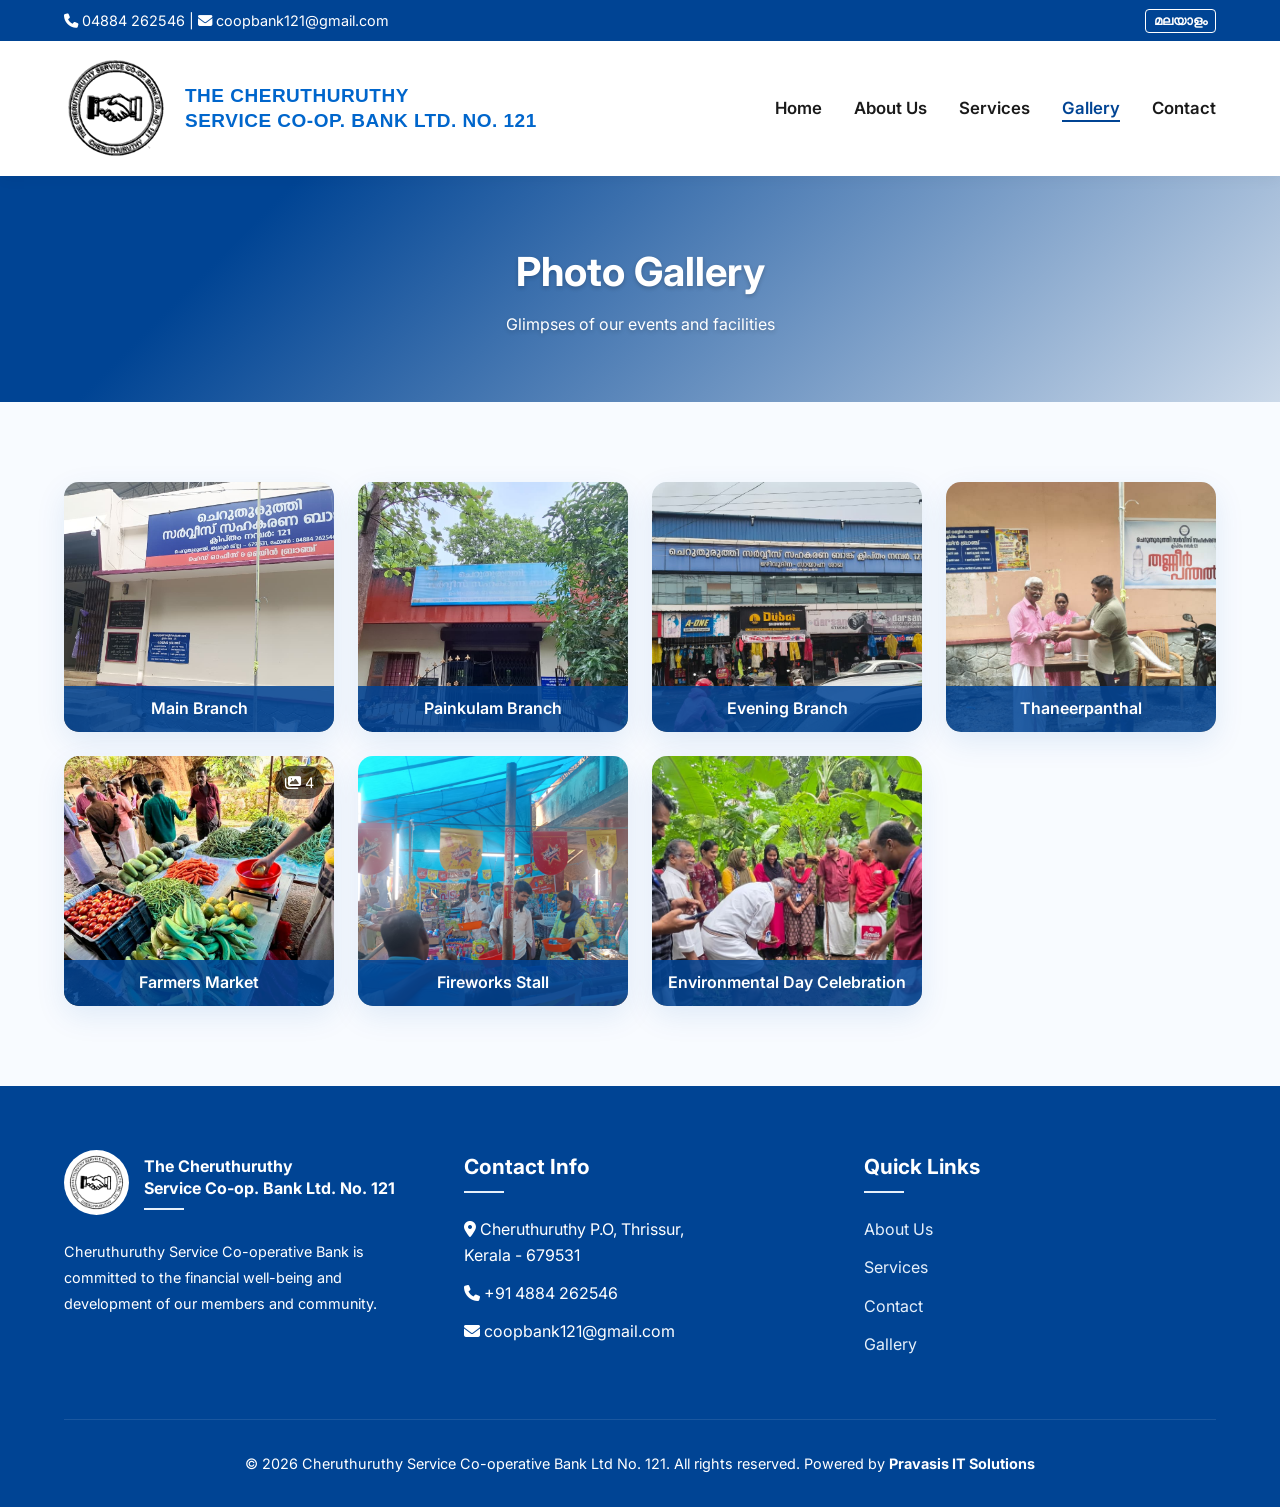
<file: gallery.html>
<!DOCTYPE html>
<html lang="en">

<head>
    <meta charset="UTF-8">
    <meta name="viewport" content="width=device-width, initial-scale=1.0">
    <title>Gallery - Cheruthuruthy Service Co-operative Bank</title>
    <link
        href="https://fonts.googleapis.com/css2?family=Inter:wght@400;600;800&display=swap"
        rel="stylesheet">
    <link rel="stylesheet" href="css/style.css?v=3.4">
    <link rel="stylesheet" href="https://cdnjs.cloudflare.com/ajax/libs/font-awesome/6.4.0/css/all.min.css">
</head>

<body>

    <!-- Header -->
    <div id="header-placeholder"></div>

    <!-- Page Title -->
    <div
        style="background: linear-gradient(135deg, var(--primary-blue) 20%, var(--white) 120%); color: var(--white); padding: 4rem 5%; text-align: center; text-shadow: 0 2px 4px rgba(0,0,0,0.2);">
        <h1 style="font-size: 2.5rem; margin-bottom: 0.5rem;">
            <span class="lang-en">Photo Gallery</span>
            <span class="lang-ml">ഫോട്ടോ ഗാലറി</span>
        </h1>
        <p>
            <span class="lang-en">Glimpses of our events and facilities</span>
            <span class="lang-ml">ഞങ്ങളുടെ പരിപാടികളുടെയും സൗകര്യങ്ങളുടെയും കാഴ്ചകൾ</span>
        </p>
    </div>

    <!-- Gallery Content -->
    <section class="section">
        <div class="gallery-grid">
            <div class="gallery-item" onclick="openGalleryModal(1)" style="cursor: pointer;">
                <img src="images/main-branch2.jpeg" alt="Main Branch">
                <div
                    style="position: absolute; bottom: 0; left: 0; right: 0; background: rgba(0, 68, 148, 0.85); color: white; padding: 10px; text-align: center; font-weight: 600; z-index: 2;">
                    <span class="lang-en">Main Branch</span>
                    <span class="lang-ml">പ്രധാന ശാഖ</span>
                </div>
            </div>
            <div class="gallery-item" onclick="openGalleryModal(2)" style="cursor: pointer;">
                <img src="images/painkulam.jpeg" alt="Painkulam Branch">
                <div
                    style="position: absolute; bottom: 0; left: 0; right: 0; background: rgba(0, 68, 148, 0.85); color: white; padding: 10px; text-align: center; font-weight: 600; z-index: 2;">
                    <span class="lang-en">Painkulam Branch</span>
                    <span class="lang-ml">പൈങ്കുളം ശാഖ</span>
                </div>
            </div>
            <div class="gallery-item" onclick="openGalleryModal(3)" style="cursor: pointer;">
                <img src="images/sayana-branch.jpeg" alt="Sayana Branch">
                <div
                    style="position: absolute; bottom: 0; left: 0; right: 0; background: rgba(0, 68, 148, 0.85); color: white; padding: 10px; text-align: center; font-weight: 600; z-index: 2;">
                    <span class="lang-en">Evening Branch</span>
                    <span class="lang-ml">സായാഹ്ന ശാഖ</span>
                </div>
            </div>
            <div class="gallery-item" onclick="openGalleryModal(4)" style="cursor: pointer;">
                <img src="images/thaneerpanthal.jpeg" alt="Thaneerpanthal">
                <div
                    style="position: absolute; bottom: 0; left: 0; right: 0; background: rgba(0, 68, 148, 0.85); color: white; padding: 10px; text-align: center; font-weight: 600; z-index: 2;">
                    <span class="lang-en">Thaneerpanthal</span>
                    <span class="lang-ml">തണ്ണീർപ്പന്തൽ</span>
                </div>
            </div>
            <div class="gallery-item" onclick="openGalleryModal(5)" style="cursor: pointer;">
                <img src="images/veg1.jpeg" alt="Farmers Market">
                <div style="position: absolute; top: 10px; right: 10px; background: rgba(0,0,0,0.6); color: white; padding: 5px 10px; border-radius: 20px; font-size: 0.9rem;">
                    <i class="fas fa-images"></i> 4
                </div>
                <div
                    style="position: absolute; bottom: 0; left: 0; right: 0; background: rgba(0, 68, 148, 0.85); color: white; padding: 10px; text-align: center; font-weight: 600; z-index: 2;">
                    <span class="lang-en">Farmers Market</span>
                    <span class="lang-ml">കർഷക ചന്ത</span>
                </div>
            </div>
            <div class="gallery-item" onclick="openGalleryModal(9)" style="cursor: pointer;">
                <img src="images/firecracker.jpeg" alt="Fireworks Stall">
                <div
                    style="position: absolute; bottom: 0; left: 0; right: 0; background: rgba(0, 68, 148, 0.85); color: white; padding: 10px; text-align: center; font-weight: 600; z-index: 2;">
                    <span class="lang-en">Fireworks Stall</span>
                    <span class="lang-ml">പടക്ക കട</span>
                </div>
            </div>
            <div class="gallery-item" onclick="openGalleryModal(10)" style="cursor: pointer;">
                <img src="images/thaneerpanthal2.jpeg" alt="Environmental">
                <div
                    style="position: absolute; bottom: 0; left: 0; right: 0; background: rgba(0, 68, 148, 0.85); color: white; padding: 10px; text-align: center; font-weight: 600; z-index: 2;">
                    <span class="lang-en">Environmental Day Celebration</span>
                    <span class="lang-ml">പരിസ്ഥിതി ദിനാഘോഷം</span>
                </div>
            </div>
        </div>
    </section>

    <!-- Universal Gallery Modal -->
    <div id="galleryModal" class="modal">
        <span class="close-modal" onclick="closeGalleryModal()">&times;</span>
        <div style="position: absolute; top: 15px; left: 20px; z-index: 2001; display: flex; gap: 10px;">
            <button onclick="zoomImage(0.2)" title="Zoom In" style="background: rgba(0,0,0,0.6); color: white; border: none; padding: 10px 15px; border-radius: 5px; cursor: pointer; font-size: 1.2rem; transition: background 0.3s;"><i class="fas fa-search-plus"></i></button>
            <button onclick="zoomImage(-0.2)" title="Zoom Out" style="background: rgba(0,0,0,0.6); color: white; border: none; padding: 10px 15px; border-radius: 5px; cursor: pointer; font-size: 1.2rem; transition: background 0.3s;"><i class="fas fa-search-minus"></i></button>
            <button onclick="resetZoom()" title="Reset Zoom" style="background: rgba(0,0,0,0.6); color: white; border: none; padding: 10px 15px; border-radius: 5px; cursor: pointer; font-size: 1.2rem; transition: background 0.3s;"><i class="fas fa-sync-alt"></i></button>
        </div>
        <div class="modal-content" style="position: relative; text-align: center; max-width: 1000px; padding: 40px 20px; margin-top: 2%;">
            
            <div class="slideshow-container" style="position: relative; margin: auto;">
                <!-- Slide 1 -->
                <div class="mySlides" style="display: none;">
                    <img src="images/main-branch2.jpeg" style="width:100%; max-height: 80vh; object-fit: contain; border-radius: 10px; background: rgba(255,255,255,0.05);">
                </div>
                <!-- Slide 2 -->
                <div class="mySlides" style="display: none;">
                    <img src="images/painkulam.jpeg" style="width:100%; max-height: 80vh; object-fit: contain; border-radius: 10px; background: rgba(255,255,255,0.05);">
                </div>
                <!-- Slide 3 -->
                <div class="mySlides" style="display: none;">
                    <img src="images/sayana-branch.jpeg" style="width:100%; max-height: 80vh; object-fit: contain; border-radius: 10px; background: rgba(255,255,255,0.05);">
                </div>
                <!-- Slide 4 -->
                <div class="mySlides" style="display: none;">
                    <img src="images/thaneerpanthal.jpeg" style="width:100%; max-height: 80vh; object-fit: contain; border-radius: 10px; background: rgba(255,255,255,0.05);">
                </div>
                <!-- Slide 5 (Veg 1) -->
                <div class="mySlides" style="display: none;">
                    <img src="images/veg1.jpeg" style="width:100%; max-height: 80vh; object-fit: contain; border-radius: 10px; background: rgba(255,255,255,0.05);">
                </div>
                <!-- Slide 6 (Veg 2) -->
                <div class="mySlides" style="display: none;">
                    <img src="images/veg2.jpeg" style="width:100%; max-height: 80vh; object-fit: contain; border-radius: 10px; background: rgba(255,255,255,0.05);">
                </div>
                <!-- Slide 7 (Veg 3) -->
                <div class="mySlides" style="display: none;">
                    <img src="images/veg3.jpeg" style="width:100%; max-height: 80vh; object-fit: contain; border-radius: 10px; background: rgba(255,255,255,0.05);">
                </div>
                <!-- Slide 8 (Veg 4) -->
                <div class="mySlides" style="display: none;">
                    <img src="images/veg4.jpeg" style="width:100%; max-height: 80vh; object-fit: contain; border-radius: 10px; background: rgba(255,255,255,0.05);">
                </div>
                <!-- Slide 9 (Firecracker) -->
                <div class="mySlides" style="display: none;">
                    <img src="images/firecracker.jpeg" style="width:100%; max-height: 80vh; object-fit: contain; border-radius: 10px; background: rgba(255,255,255,0.05);">
                </div>
                <!-- Slide 10 (Environmental) -->
                <div class="mySlides" style="display: none;">
                    <img src="images/thaneerpanthal2.jpeg" style="width:100%; max-height: 80vh; object-fit: contain; border-radius: 10px; background: rgba(255,255,255,0.05);">
                </div>

                <a class="prev" onclick="plusSlides(-1)" style="cursor: pointer; position: absolute; top: 50%; left: 0px; width: auto; padding: 16px; margin-top: -22px; color: white; background: rgba(0,0,0,0.5); border-radius: 0 5px 5px 0; font-weight: bold; font-size: 30px; transition: 0.6s ease; user-select: none;">&#10094;</a>
                <a class="next" onclick="plusSlides(1)" style="cursor: pointer; position: absolute; top: 50%; right: 0px; width: auto; padding: 16px; margin-top: -22px; color: white; background: rgba(0,0,0,0.5); border-radius: 5px 0 0 5px; font-weight: bold; font-size: 30px; transition: 0.6s ease; user-select: none;">&#10095;</a>
            </div>
            
        </div>
    </div>

    <!-- Footer -->
    <div id="footer-placeholder"></div>

    <script>
        let slideIndex = 1;
        let zoomLevel = 1;

        function openGalleryModal(index) {
            const modal = document.getElementById('galleryModal');
            if(modal) {
                modal.style.display = 'block';
                document.body.style.overflow = 'hidden'; // Prevent background scrolling
                slideIndex = index;
                showSlides(slideIndex);
            }
        }

        function closeGalleryModal() {
            const modal = document.getElementById('galleryModal');
            if(modal) {
                modal.style.display = 'none';
                document.body.style.overflow = 'auto';
                resetZoom();
            }
        }

        function plusSlides(n) {
            showSlides(slideIndex += n);
        }

        function zoomImage(step) {
            zoomLevel += step;
            if(zoomLevel < 0.5) zoomLevel = 0.5;
            if(zoomLevel > 3.5) zoomLevel = 3.5;
            applyZoom();
        }

        function resetZoom() {
            zoomLevel = 1;
            applyZoom();
        }

        function applyZoom() {
            let slides = document.getElementsByClassName("mySlides");
            if (slides[slideIndex-1]) {
                let activeImg = slides[slideIndex-1].querySelector('img');
                if(activeImg) {
                    activeImg.style.transform = `scale(${zoomLevel})`;
                    activeImg.style.transition = 'transform 0.2s ease-in-out';
                }
            }
        }

        function showSlides(n) {
            let i;
            let slides = document.getElementsByClassName("mySlides");
            if (n > slides.length) {slideIndex = 1}    
            if (n < 1) {slideIndex = slides.length}
            
            // Reset zoom when switching slides
            zoomLevel = 1;

            for (i = 0; i < slides.length; i++) {
                slides[i].style.display = "none";  
                let img = slides[i].querySelector('img');
                if(img) img.style.transform = 'scale(1)'; // reset scale for all images
            }
            if(slides[slideIndex-1]) {
                slides[slideIndex-1].style.display = "block";  
            }
        }

        // Close modal when clicking outside of the images
        window.onclick = function(event) {
            var modal = document.getElementById('galleryModal');
            if (event.target == modal) {
                closeGalleryModal();
            }
        }
    </script>
    <script src="js/script.js"></script>
</body>

</html>
</file>
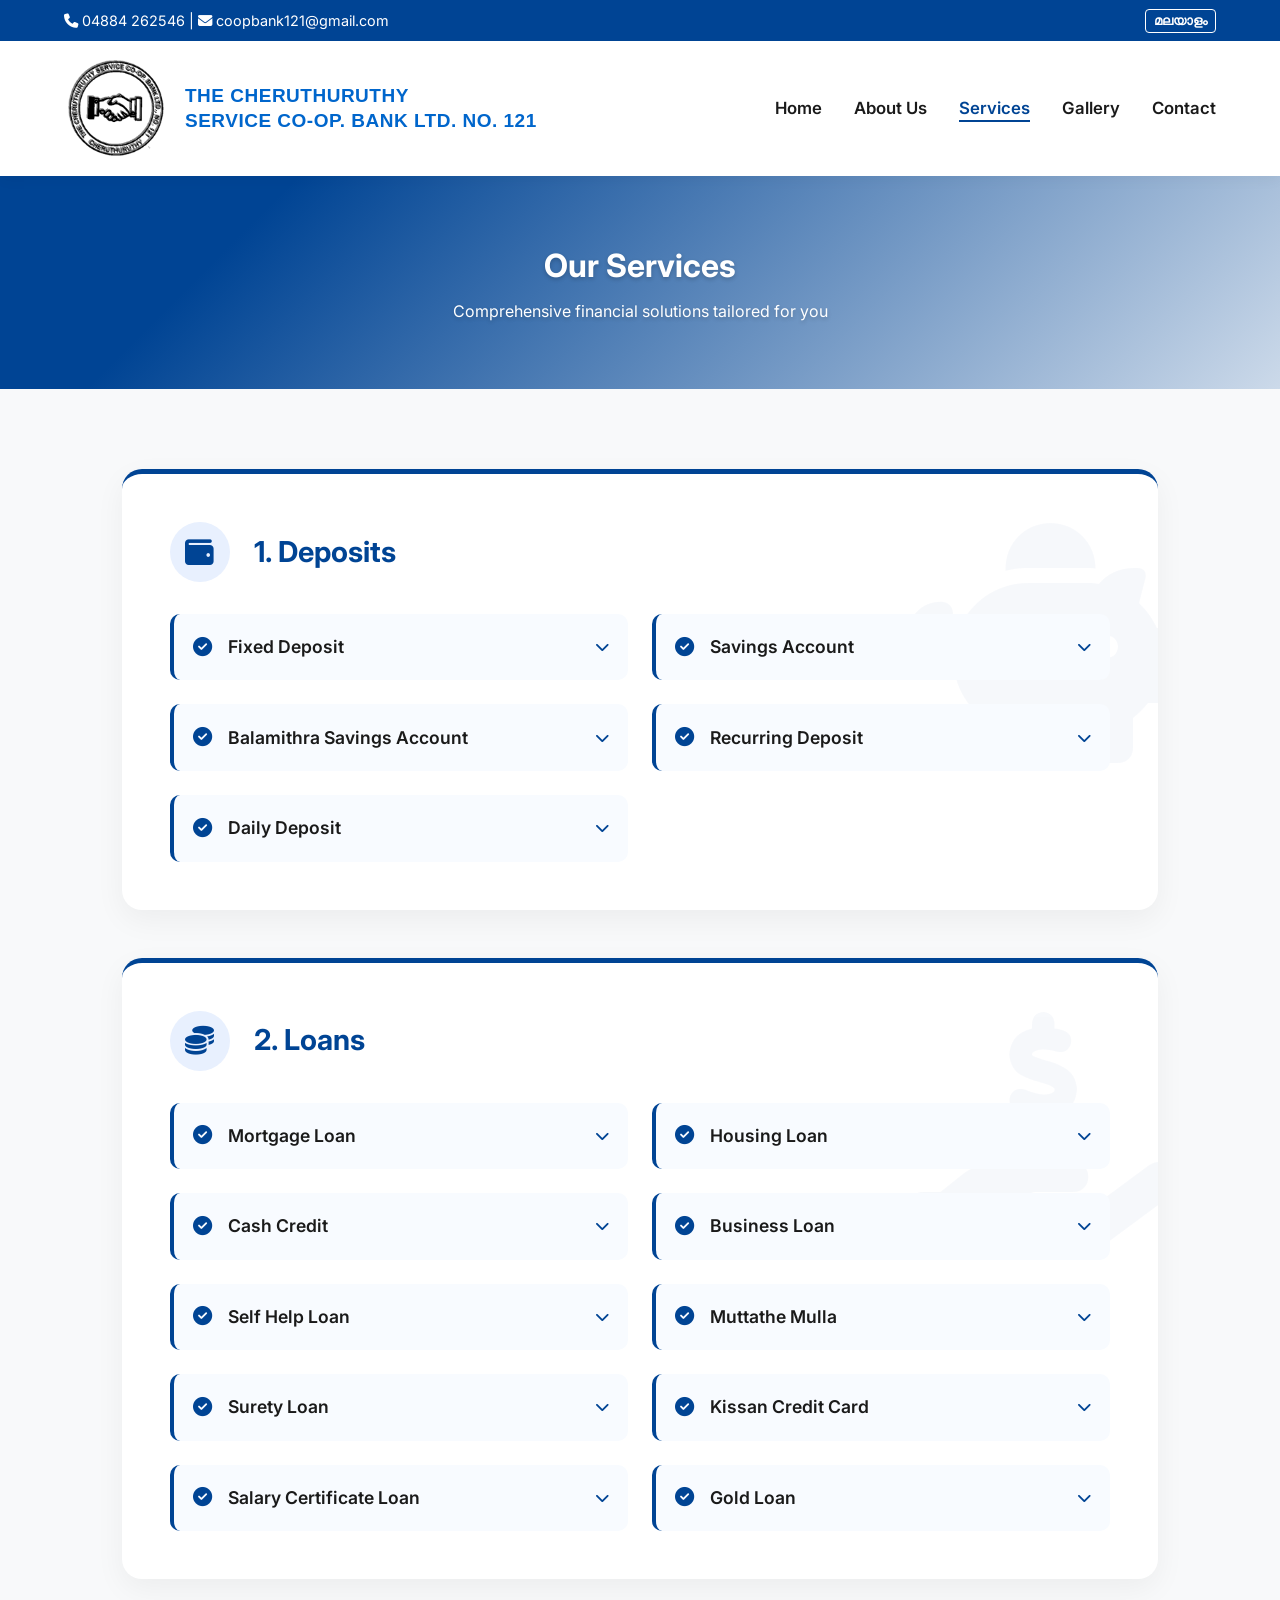
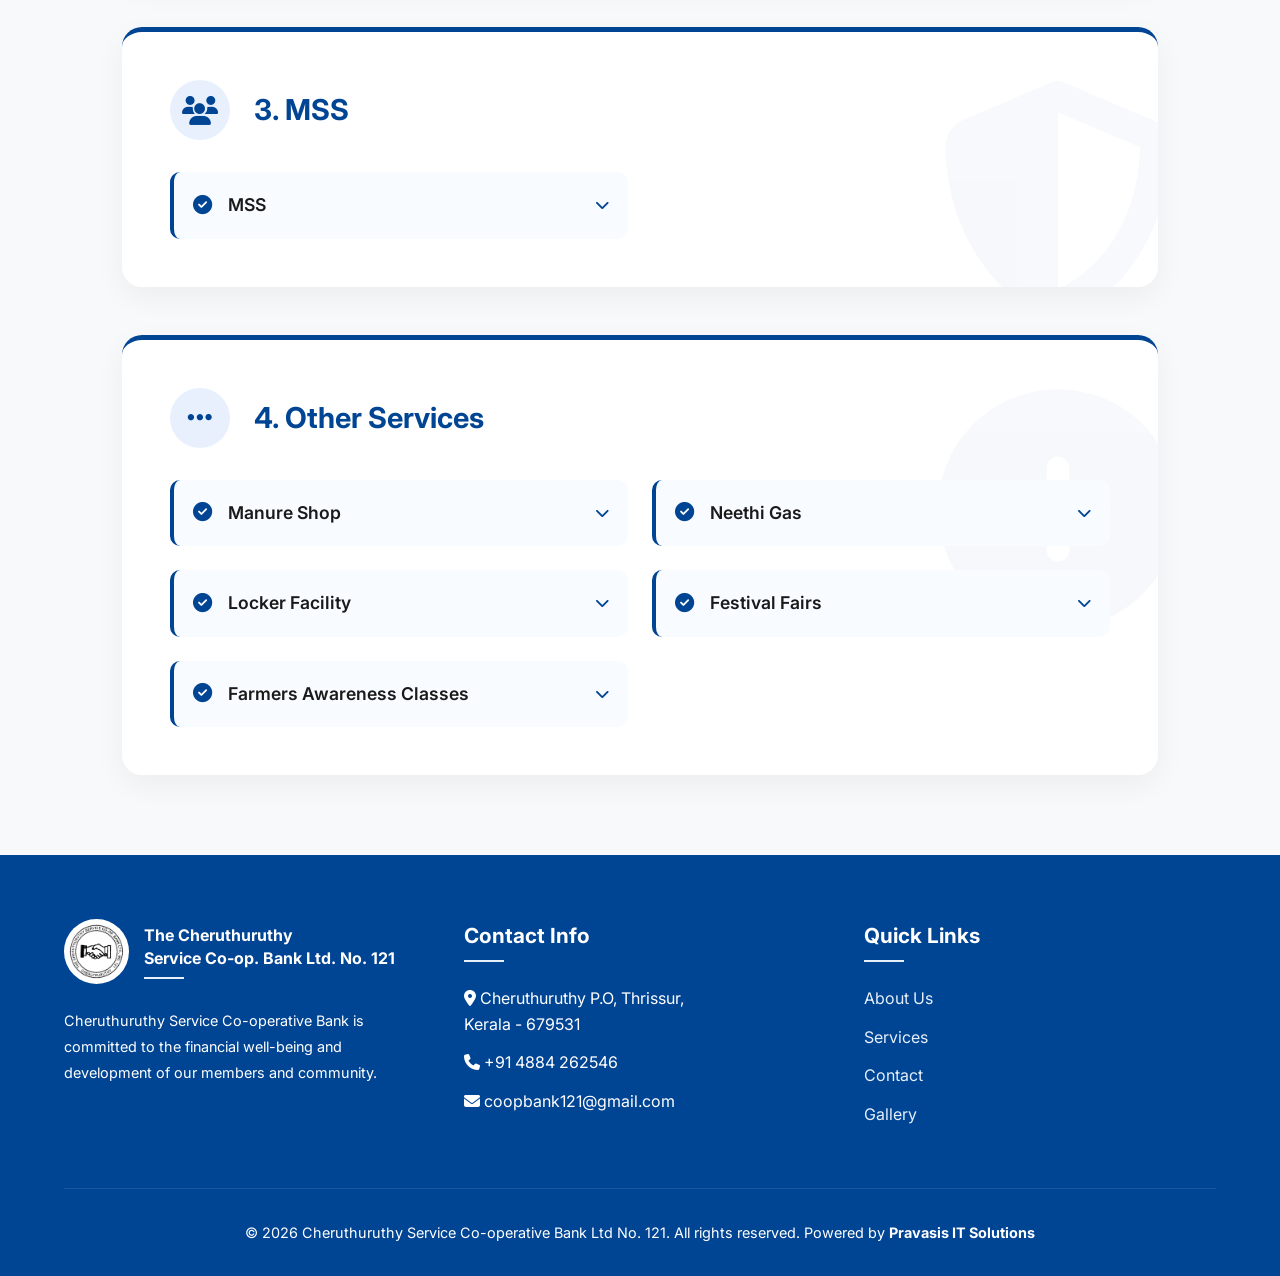
<file: services.html>
<!DOCTYPE html>
<html lang="en">

<head>
    <meta charset="UTF-8">
    <meta name="viewport" content="width=device-width, initial-scale=1.0">
    <title>Services - Cheruthuruthy Service Co-operative Bank</title>
    <link href="https://fonts.googleapis.com/css2?family=Inter:wght@400;600;800&display=swap" rel="stylesheet">
    <link rel="stylesheet" href="css/style.css?v=3.4">
    <link rel="stylesheet" href="https://cdnjs.cloudflare.com/ajax/libs/font-awesome/6.4.0/css/all.min.css">
</head>

<body>

    <!-- Header -->
    <div id="header-placeholder"></div>

    <!-- Page Title -->
    <div
        style="background: linear-gradient(135deg, var(--primary-blue) 20%, var(--white) 120%); color: var(--white); padding: 4rem 5%; text-align: center; text-shadow: 0 2px 4px rgba(0,0,0,0.2);">
        <h1 style="font-size: 2.0rem; margin-bottom: 0.5rem;">
            <span class="lang-en">Our Services</span>
            <span class="lang-ml">ഞങ്ങളുടെ സേവനങ്ങൾ</span>
        </h1>
        <p>
            <span class="lang-en">Comprehensive financial solutions tailored for you</span>
            <span class="lang-ml">നിങ്ങൾക്കായി പ്രത്യേകം തയ്യാറാക്കിയ സമഗ്ര സാമ്പത്തിക പരിഹാരങ്ങൾ</span>
        </p>
    </div>

    <!-- Services Content -->
    <section class="section" style="background-color: #f8f9fa;">
        <div
            style="max-width: 1200px; margin: 0 auto; display: flex; flex-direction: column; gap: 3rem; padding: 0 5%;">

            <!-- DEPOSITS -->
            <div id="deposits"
                style="background: var(--white); border-radius: 20px; box-shadow: 0 10px 30px rgba(0,0,0,0.05); padding: 3rem; position: relative; overflow: hidden; border-top: 5px solid var(--primary-blue);">
                <div
                    style="position: absolute; top: -20px; right: -20px; opacity: 0.03; font-size: 15rem; color: var(--primary-blue);">
                    <i class="fas fa-piggy-bank"></i>
                </div>
                <div style="display: flex; align-items: center; gap: 1.5rem; margin-bottom: 2rem;">
                    <div
                        style="background: #e8f0fe; width: 60px; height: 60px; border-radius: 50%; display: flex; align-items: center; justify-content: center; color: var(--primary-blue); font-size: 1.8rem; flex-shrink: 0;">
                        <i class="fas fa-wallet"></i>
                    </div>
                    <h2 style="color: var(--primary-blue); font-size: 1.8rem; margin: 0; white-space: nowrap;">
                        <span class="lang-en">1. Deposits</span>
                        <span class="lang-ml">1. നിക്ഷേപങ്ങൾ</span>
                    </h2>
                </div>
                <style>
                    .service-accordion {
                        background: #f8fbff;
                        border-radius: 10px;
                        border-left: 4px solid var(--primary-blue);
                        transition: transform 0.3s ease;
                    }

                    .service-accordion:hover {
                        transform: translateX(5px);
                    }

                    .service-accordion[open] {
                        grid-column: 1 / -1;
                    }

                    .service-accordion summary {
                        display: flex;
                        align-items: center;
                        justify-content: space-between;
                        gap: 1rem;
                        padding: 1.2rem;
                        cursor: pointer;
                        list-style: none;
                    }

                    .service-accordion summary::-webkit-details-marker {
                        display: none;
                    }

                    .service-accordion[open] summary~* {
                        animation: sweep .3s ease-in-out;
                    }

                    @keyframes sweep {
                        0% {
                            opacity: 0;
                            transform: translateY(-5px)
                        }

                        100% {
                            opacity: 1;
                            transform: translateY(0)
                        }
                    }

                    .service-accordion[open] summary .fa-chevron-down {
                        transform: rotate(180deg);
                    }

                    .service-accordion summary .fa-chevron-down {
                        transition: transform 0.3s;
                        color: var(--primary-blue);
                        font-size: 0.9rem;
                    }

                    .service-content {
                        padding: 0 1.2rem 1.2rem 1.2rem;
                        display: flex;
                        gap: 1rem;
                        align-items: flex-start;
                        border-top: 1px solid #e0e7ff;
                        margin-top: 0.5rem;
                        padding-top: 1rem;
                    }

                    .service-content img {
                        width: 200px;
                        height: 140px;
                        object-fit: cover;
                        border-radius: 12px;
                        flex-shrink: 0;
                        box-shadow: 0 4px 15px rgba(0, 0, 0, 0.08);
                    }

                    .service-content p {
                        font-size: 0.95rem;
                        color: #555;
                        line-height: 1.5;
                        margin: 0;
                    }

                    @media (max-width: 768px) {
                        .service-content {
                            flex-direction: column;
                            align-items: center;
                            padding: 0 1rem 1rem 1rem;
                        }

                        .service-content img {
                            width: 100%;
                            height: 160px;
                        }
                    }
                </style>
                <div
                    style="display: grid; grid-template-columns: repeat(auto-fill, minmax(min(100%, 340px), 1fr)); gap: 1.5rem; position: relative; z-index: 1; align-items: stretch; height: 100%;">
                    <details class="service-accordion">
                        <summary>
                            <div style="display: flex; align-items: center; gap: 1rem;">
                                <i class="fas fa-check-circle"
                                    style="color: var(--primary-blue); font-size: 1.2rem;"></i>
                                <span style="font-weight: 600; font-size: 1.1rem; color: var(--text-color);">
                                    <span class="lang-en">Fixed Deposit</span><span class="lang-ml">സ്ഥിര
                                        നിക്ഷേപം</span>
                                </span>
                            </div>
                            <i class="fas fa-chevron-down"></i>
                        </summary>
                        <div class="service-content">
                            <img src="images/services/fixed.avif" alt="Service">
                            <p>
                                <span class="lang-en">Fixed Deposit is a secure investment scheme that helps you grow
                                    your money with attractive interest rates for a fixed tenure. Deposit a lump sum
                                    amount and earn assured returns, making it an ideal choice for long-term savings and
                                    future financial goals.</span>
                                <span class="lang-ml">നിശ്ചിത കാലയളവിലേക്ക് പണം നിക്ഷേപിച്ച് ഉയർന്ന പലിശ വരുമാനം
                                    നേടുന്നതിനുള്ള സുരക്ഷിതമായ നിക്ഷേപ പദ്ധതിയാണ് ഫിക്സഡ് ഡെപ്പോസിറ്റ്. നിക്ഷേപ തുകയും
                                    കാലാവധിയും അനുസരിച്ച് ആകർഷകമായ പലിശ ലഭ്യമാകുന്നു. ഭാവി ആവശ്യങ്ങൾക്കായി സമ്പാദ്യം
                                    വർധിപ്പിക്കാൻ ഏറ്റവും വിശ്വസനീയമായ മാർഗങ്ങളിൽ ഒന്നാണ് ഇത്.</span>
                            </p>
                        </div>
                    </details>
                    <details class="service-accordion">
                        <summary>
                            <div style="display: flex; align-items: center; gap: 1rem;">
                                <i class="fas fa-check-circle"
                                    style="color: var(--primary-blue); font-size: 1.2rem;"></i>
                                <span style="font-weight: 600; font-size: 1.1rem; color: var(--text-color);">
                                    <span class="lang-en">Savings Account</span><span class="lang-ml">സേവിംഗ്സ്
                                        അക്കൗണ്ട്</span>
                                </span>
                            </div>
                            <i class="fas fa-chevron-down"></i>
                        </summary>
                        <div class="service-content">
                            <img src="images/services/savings.webp" alt="Service">
                            <p>
                                <span class="lang-en">Savings Account is a secure savings account designed for daily
                                    banking needs and secure savings. It offers the flexibility to deposit and withdraw
                                    money at any time, along with interest on the deposit amount. It is an excellent
                                    banking service that helps develop financial discipline and savings habits.</span>
                                <span class="lang-ml">ദൈനംദിന ബാങ്കിംഗ് ആവശ്യങ്ങൾക്കും സുരക്ഷിതമായ സമ്പാദ്യത്തിനുമായി
                                    രൂപകൽപ്പന ചെയ്ത അക്കൗണ്ടാണ് സേവിംഗ്സ് അക്കൗണ്ട്. പണം എപ്പോൾ വേണമെങ്കിലും
                                    നിക്ഷേപിക്കാനും പിൻവലിക്കാനും സൗകര്യമുള്ളതിനൊപ്പം നിക്ഷേപ തുകയ്ക്ക് പലിശയും
                                    ലഭ്യമാകുന്നു. സാമ്പത്തിക അച്ചടക്കവും സമ്പാദ്യ ശീലവും വളർത്താൻ സഹായിക്കുന്ന മികച്ച
                                    ബാങ്കിംഗ് സേവനമാണിത്.</span>
                            </p>
                        </div>
                    </details>
                    <details class="service-accordion">
                        <summary>
                            <div style="display: flex; align-items: center; gap: 1rem;">
                                <i class="fas fa-check-circle"
                                    style="color: var(--primary-blue); font-size: 1.2rem;"></i>
                                <span style="font-weight: 600; font-size: 1.1rem; color: var(--text-color);">
                                    <span class="lang-en">Balamithra Savings Account</span><span
                                        class="lang-ml">ബാലമിത്ര സേവിംഗ്സ് അക്കൗണ്ട്</span>
                                </span>
                            </div>
                            <i class="fas fa-chevron-down"></i>
                        </summary>
                        <div class="service-content">
                            <img src="images/services/balamithra.png" alt="Service">
                            <p>
                                <span class="lang-en">A specially designed savings account to secure your child's future
                                    and build a habit of saving. Operated jointly with a parent or guardian, the account
                                    offers a safe and rewarding way to build financial security for a child's future
                                    while earning attractive interest on deposits.</span>
                                <span class="lang-ml">കുട്ടികളുടെ ഭാവിക്കായി പ്രത്യേകമായി തയ്യാറാക്കിയ സമ്പാദ്യ
                                    പദ്ധതി. രക്ഷിതാവിനൊപ്പമോ അല്ലെങ്കിൽ ഗാർഡിയനൊപ്പമോ ചേർന്നാണ് ഈ അക്കൗണ്ട്
                                    തുറക്കുന്നത്. ഇത് കുട്ടികൾക്ക് അവരുടെ സാമ്പത്തിക ഭാവിക്കായി സുരക്ഷിതവും
                                    പ്രോത്സാഹനാത്മകവുമായ രീതിയിൽ സമ്പാദ്യം വളർത്താൻ അവസരം നൽകുന്നു. കൂടാതെ ആകർഷകമായ
                                    പലിശയും ഈ അക്കൗണ്ടിന്റെ പ്രത്യേകതയാണ്.</span>
                            </p>
                        </div>
                    </details>
                    <details class="service-accordion">
                        <summary>
                            <div style="display: flex; align-items: center; gap: 1rem;">
                                <i class="fas fa-check-circle"
                                    style="color: var(--primary-blue); font-size: 1.2rem;"></i>
                                <span style="font-weight: 600; font-size: 1.1rem; color: var(--text-color);">
                                    <span class="lang-en">Recurring Deposit</span><span class="lang-ml">റിക്കറിംഗ്
                                        നിക്ഷേപം</span>
                                </span>
                            </div>
                            <i class="fas fa-chevron-down"></i>
                        </summary>
                        <div class="service-content">
                            <img src="images/services/recurring.png" alt="Service">
                            <p>
                                <span class="lang-en">Save a fixed amount every month and build a substantial corpus
                                    over time with great returns. is a smart savings scheme that helps you build wealth
                                    through regular monthly deposits. Save a fixed amount every month and enjoy assured
                                    returns with attractive interest rates, making it an ideal choice for achieving your
                                    future financial goals.</span>
                                <span class="lang-ml">എല്ലാ മാസവും ഒരു നിശ്ചിത തുക നിക്ഷേപിച്ച് മികച്ച നേട്ടം
                                    കൊയ്യുക. കൃത്യമായ നിർദ്ദിഷ്ട കാലയളവുകളിൽ പണം നിക്ഷേപിച്ച് സമ്പാദ്യം വർദ്ധിപ്പിക്കാൻ
                                    സഹായിക്കുന്ന ഒരു സ്മാർട്ട് സേവിംഗ്സ് സ്കീമാണ് ഇത്. ഓരോ മാസവും ഒരു നിശ്ചിത തുക
                                    നിക്ഷേപിക്കുകയും ആകർഷകമായ പലിശ നിരക്കിൽ ഉറപ്പുള്ള വരുമാനം നേടുകയും ചെയ്യാം, ഇത്
                                    നിങ്ങളുടെ ഭാവി സാമ്പത്തിക ലക്ഷ്യങ്ങൾ കൈവരിക്കാനുള്ള മികച്ച മാർഗ്ഗമാണ്.</span>
                            </p>
                        </div>
                    </details>
                    <details class="service-accordion">
                        <summary>
                            <div style="display: flex; align-items: center; gap: 1rem;">
                                <i class="fas fa-check-circle"
                                    style="color: var(--primary-blue); font-size: 1.2rem;"></i>
                                <span style="font-weight: 600; font-size: 1.1rem; color: var(--text-color);">
                                    <span class="lang-en">Daily Deposit</span><span class="lang-ml">പ്രതിദിന
                                        നിക്ഷേപം</span>
                                </span>
                            </div>
                            <i class="fas fa-chevron-down"></i>
                        </summary>
                        <div class="service-content">
                            <img src="images/services/daily.avif" alt="Service">
                            <p>
                                <span class="lang-en">Daily Deposit is a convenient investment scheme for securely
                                    growing savings through small daily deposits. Ideal for traders, small business
                                    owners,
                                    and individuals with regular income, this scheme helps meet future financial
                                    needs by systematically investing even small amounts. Safe investment and attractive
                                    return potential are the main features of this scheme.</span>
                                <span class="lang-ml">ചെറുതായി ദിവസേന പണം നിക്ഷേപിച്ച് സുരക്ഷിതമായി സമ്പാദ്യം
                                    വളർത്തുന്നതിനുള്ള സൗകര്യപ്രദമായ നിക്ഷേപ പദ്ധതിയാണ് ഡെയ്‌ലി ഡെപ്പോസിറ്റ്.
                                    വ്യാപാരികൾക്കും ചെറുകിട സംരംഭകർക്കും സ്ഥിര വരുമാനമുള്ള വ്യക്തികൾക്കും അനുയോജ്യമായ ഈ
                                    പദ്ധതി, ചെറിയ തുകകൾ പോലും ക്രമമായി നിക്ഷേപിച്ച് ഭാവിയിലെ സാമ്പത്തിക ആവശ്യങ്ങൾ
                                    നിറവേറ്റാൻ സഹായിക്കുന്നു. സുരക്ഷിത നിക്ഷേപവും ആകർഷകമായ വരുമാന സാധ്യതയും ഈ പദ്ധതിയുടെ
                                    പ്രധാന പ്രത്യേകതകളാണ്.</span>
                            </p>
                        </div>
                    </details>
                </div>
            </div>

            <!-- LOANS -->
            <div id="loans"
                style="background: var(--white); border-radius: 20px; box-shadow: 0 10px 30px rgba(0,0,0,0.05); padding: 3rem; position: relative; overflow: hidden; border-top: 5px solid var(--primary-blue);">
                <div
                    style="position: absolute; top: -20px; right: -20px; opacity: 0.03; font-size: 15rem; color: var(--primary-blue);">
                    <i class="fas fa-hand-holding-usd"></i>
                </div>
                <div style="display: flex; align-items: center; gap: 1.5rem; margin-bottom: 2rem;">
                    <div
                        style="background: #e8f0fe; width: 60px; height: 60px; border-radius: 50%; display: flex; align-items: center; justify-content: center; color: var(--primary-blue); font-size: 1.8rem; flex-shrink: 0;">
                        <i class="fas fa-coins"></i>
                    </div>
                    <h2 style="color: var(--primary-blue); font-size: 1.8rem; margin: 0; white-space: nowrap;">
                        <span class="lang-en">2. Loans</span>
                        <span class="lang-ml">2. വായ്പകൾ</span>
                    </h2>
                </div>
                <div
                    style="display: grid; grid-template-columns: repeat(auto-fill, minmax(min(100%, 340px), 1fr)); gap: 1.5rem; position: relative; z-index: 1; align-items: stretch; height: 100%;">
                    <details class="service-accordion">
                        <summary>
                            <div style="display: flex; align-items: center; gap: 1rem;">
                                <i class="fas fa-check-circle"
                                    style="color: var(--primary-blue); font-size: 1.2rem;"></i>
                                <span style="font-weight: 600; font-size: 1.1rem; color: var(--text-color);">
                                    <span class="lang-en">Mortgage Loan</span><span class="lang-ml">മോർട്ട്ഗേജ്
                                        വായ്പ</span>
                                </span>
                            </div>
                            <i class="fas fa-chevron-down"></i>
                        </summary>
                        <div class="service-content">
                            <img src="images/services/mortgage.png" alt="Service">
                            <p>
                                <span class="lang-en">Mortgage Loan offers financial assistance by leveraging the value
                                    of your property. With attractive interest rates, higher loan eligibility, and
                                    flexible repayment options, it is an ideal solution for meeting personal, business,
                                    educational, or emergency financial needs while retaining ownership of your
                                    property.</span>
                                <span class="lang-ml">മോർട്ട്ഗേജ് ലോൺ നിങ്ങളുടെ വസ്തുവകകളുടെ ഈടിന്മേൽ എളുപ്പത്തിൽ
                                    ലഭ്യമാകുന്ന, ആകർഷകമായ പലിശനിരക്കും ഉയർന്ന വായ്പാ യോഗ്യതയുമുള്ള ഒരു ഫിനാൻഷ്യൽ
                                    സഹായമാണ്. ഇത് വ്യക്തിഗത, വിദ്യാഭ്യാസ, ബിസിനസ് അല്ലെങ്കിൽ അത്യാവശ്യ ആവശ്യങ്ങൾക്കായി
                                    സ്വത്ത് സ്വന്തമായി നിലനിർത്തിക്കൊണ്ട് തന്നെ വായ്പ നേടാനുള്ള മികച്ചൊരു പരിഹാരമാണ്.
                                    സുരക്ഷിതവും എളുപ്പവുമായ വായ്പാ പ്രക്രിയ ഈ പദ്ധതിയുടെ പ്രത്യേകതയാണ്.</span>
                            </p>
                        </div>
                    </details>
                    <details class="service-accordion">
                        <summary>
                            <div style="display: flex; align-items: center; gap: 1rem;">
                                <i class="fas fa-check-circle"
                                    style="color: var(--primary-blue); font-size: 1.2rem;"></i>
                                <span style="font-weight: 600; font-size: 1.1rem; color: var(--text-color);">
                                    <span class="lang-en">Housing Loan</span><span class="lang-ml">ഭവന വായ്പ</span>
                                </span>
                            </div>
                            <i class="fas fa-chevron-down"></i>
                        </summary>
                        <div class="service-content">
                            <img src="images/services/home.jpg" alt="Service">
                            <p>
                                <span class="lang-en">Home Loan is a financial scheme designed to provide loans for the
                                    construction, purchase, or renovation of houses. With attractive interest rates,
                                    long
                                    repayment periods, and flexible eligibility criteria, it helps families realize
                                    their
                                    dream of owning a home smoothly and affordably.</span>
                                <span class="lang-ml">ഭവന നിർമ്മാണം, വാങ്ങൽ അല്ലെങ്കിൽ നവീകരണം എന്നിവയ്ക്കായി വായ്പ
                                    നൽകുന്നതിനുള്ള ഒരു സാമ്പത്തിക പദ്ധതിയാണ് ഭവന വായ്പ. ആകർഷകമായ പലിശ നിരക്കുകൾ, ദീർഘമായ
                                    തിരിച്ചടവ് കാലാവധി, എളുപ്പത്തിലുള്ള യോഗ്യതാ മാനദണ്ഡങ്ങൾ എന്നിവ ഉപയോഗിച്ച്,
                                    കുടുംബങ്ങൾക്ക്
                                    അവരുടെ സ്വപ്ന ഭവനം സുഗമവും താങ്ങാനാവുന്നതുമായ രീതിയിൽ സ്വന്തമാക്കാൻ ഇത്
                                    സഹായിക്കുന്നു.
                                </span>
                            </p>
                        </div>
                    </details>
                    <details class="service-accordion">
                        <summary>
                            <div style="display: flex; align-items: center; gap: 1rem;">
                                <i class="fas fa-check-circle"
                                    style="color: var(--primary-blue); font-size: 1.2rem;"></i>
                                <span style="font-weight: 600; font-size: 1.1rem; color: var(--text-color);">
                                    <span class="lang-en">Cash Credit</span><span class="lang-ml">ക്യാഷ്
                                        ക്രെഡിറ്റ്</span>
                                </span>
                            </div>
                            <i class="fas fa-chevron-down"></i>
                        </summary>
                        <div class="service-content">
                            <img src="images/services/cashcredit.avif" alt="Service">
                            <p>
                                <span class="lang-en">Cash Credit is a flexible short-term loan facility designed to
                                    meet the working capital requirements of businesses. It allows business owners to
                                    withdraw funds as needed up to a sanctioned limit, paying interest only on the
                                    amount utilized.</span>
                                <span class="lang-ml">ബിസിനസുകളുടെ പ്രവർത്തന മൂലധന ആവശ്യങ്ങൾ നിറവേറ്റുന്നതിനായി
                                    രൂപകൽപ്പന ചെയ്ത ഒരു ഹ്രസ്വകാല വായ്പാ സൗകര്യമാണ് ക്യാഷ് ക്രെഡിറ്റ്. അനുവദിച്ച പരിധി
                                    വരെ ആവശ്യമുള്ളപ്പോൾ പണം പിൻവലിക്കാനും, ഉപയോഗിച്ച തുകയ്ക്ക് മാത്രം പലിശ നൽകാനും ഇത്
                                    ബിസിനസ്സുകാരെ സഹായിക്കുന്നു.</span>
                            </p>
                        </div>
                    </details>
                    <details class="service-accordion">
                        <summary>
                            <div style="display: flex; align-items: center; gap: 1rem;">
                                <i class="fas fa-check-circle"
                                    style="color: var(--primary-blue); font-size: 1.2rem;"></i>
                                <span style="font-weight: 600; font-size: 1.1rem; color: var(--text-color);">
                                    <span class="lang-en">Business Loan</span><span class="lang-ml">ബിസിനസ്സ്
                                        വായ്പ</span>
                                </span>
                            </div>
                            <i class="fas fa-chevron-down"></i>
                        </summary>
                        <div class="service-content">
                            <img src="images/services/business.png" alt="Service">
                            <p>
                                <span class="lang-en">Empower your business dreams with our customized Business Loans.
                                    Whether you are starting a new venture or expanding an existing one, we offer quick
                                    approvals and competitive interest rates to fuel your growth.</span>
                                <span class="lang-ml">നിങ്ങളുടെ ബിസിനസ്സ് സ്വപ്നങ്ങൾക്ക് ചിറകേകാൻ ഞങ്ങളുടെ ബിസിനസ്സ്
                                    വായ്പകൾ. പുതിയ സംരംഭങ്ങൾ തുടങ്ങാനോ നിലവിലുള്ളവ വിപുലീകരിക്കാനോ കുറഞ്ഞ പലിശനിരക്കിലും
                                    വേഗത്തിലുള്ള നടപടിക്രമങ്ങളിലൂടെയും ഞങ്ങൾ സാമ്പത്തിക പിന്തുണ നൽകുന്നു.</span>
                            </p>
                        </div>
                    </details>
                    <details class="service-accordion">
                        <summary>
                            <div style="display: flex; align-items: center; gap: 1rem;">
                                <i class="fas fa-check-circle"
                                    style="color: var(--primary-blue); font-size: 1.2rem;"></i>
                                <span style="font-weight: 600; font-size: 1.1rem; color: var(--text-color);">
                                    <span class="lang-en">Self Help Loan</span><span class="lang-ml">സ്വയംസഹായ
                                        വായ്പ</span>
                                </span>
                            </div>
                            <i class="fas fa-chevron-down"></i>
                        </summary>
                        <div class="service-content">
                            <img src="images/services/self.png" alt="Service">
                            <p>
                                <span class="lang-en">Dedicated financial support for Self Help Groups to promote
                                    entrepreneurship and self-reliance among women and marginal communities. We provide
                                    group loans at nominal interest rates.</span>
                                <span class="lang-ml">സ്ത്രീകളുടെയും സാധാരണക്കാരുടെയും ഉന്നമനത്തിനായി സ്വയം സഹായ
                                    സംഘങ്ങൾക്ക് നൽകുന്ന പ്രത്യേക വായ്പകൾ. സ്വയം തൊഴിൽ കണ്ടെത്താനും ജീവിതം
                                    മെച്ചപ്പെടുത്താനും വളരെ കുറഞ്ഞ പലിശ നിരക്കിൽ ഞങ്ങൾ സാമ്പത്തിക സഹായം നൽകുന്നു.</span>
                            </p>
                        </div>
                    </details>
                    <details class="service-accordion">
                        <summary>
                            <div style="display: flex; align-items: center; gap: 1rem;">
                                <i class="fas fa-check-circle"
                                    style="color: var(--primary-blue); font-size: 1.2rem;"></i>
                                <span style="font-weight: 600; font-size: 1.1rem; color: var(--text-color);">
                                    <span class="lang-en">Muttathe Mulla</span><span class="lang-ml">മുറ്റത്തെ
                                        മുല്ല</span>
                                </span>
                            </div>
                            <i class="fas fa-chevron-down"></i>
                        </summary>
                        <div class="service-content">
                            <img src="images/services/mull.png" alt="Service">
                            <p>
                                <span class="lang-en">Muttathe Mulla is a special micro-finance initiative by the
                                    Government of Kerala, implemented through co-operative banks to free rural
                                    households from the exploitation of private money lenders. Get quick, low-interest
                                    loans right at your doorstep.</span>
                                <span class="lang-ml">ഗ്രാമീണ ജനതയെ സ്വകാര്യ പണമിടപാടുകാരുടെ ചൂഷണത്തിൽ നിന്ന്
                                    മോചിപ്പിക്കുന്നതിനായി സഹകരണ ബാങ്കുകൾ വഴി നടപ്പിലാക്കുന്ന കേരള സർക്കാരിന്റെ പ്രത്യേക
                                    മൈക്രോ ഫിനാൻസ് പദ്ധതിയാണ് മുറ്റത്തെ മുല്ല. കുറഞ്ഞ പലിശ നിരക്കിൽ വായ്പ നിങ്ങളുടെ
                                    വീട്ടുപടിക്കൽ ലഭ്യമാക്കുന്നു.</span>
                            </p>
                        </div>
                    </details>
                    <details class="service-accordion">
                        <summary>
                            <div style="display: flex; align-items: center; gap: 1rem;">
                                <i class="fas fa-check-circle"
                                    style="color: var(--primary-blue); font-size: 1.2rem;"></i>
                                <span style="font-weight: 600; font-size: 1.1rem; color: var(--text-color);">
                                    <span class="lang-en">Surety Loan</span><span class="lang-ml">ജാമ്യ വായ്പ</span>
                                </span>
                            </div>
                            <i class="fas fa-chevron-down"></i>
                        </summary>
                        <div class="service-content">
                            <img src="images/services/surity.webp" alt="Service">
                            <p>
                                <span class="lang-en">Access funds instantly for your personal or emergency needs with
                                    our Surety Loans. By providing reliable personal guarantors without the need to
                                    pledge physical assets, you can secure quick financing with easy repayment
                                    options.</span>
                                <span class="lang-ml">നിങ്ങളുടെ വ്യക്തിപരമായോ അടിയന്തിരമായോ ഉള്ള ആവശ്യങ്ങൾക്ക് ജാമ്യ
                                    വായ്പകൾ പ്രയോജനപ്പെടുത്താം. വസ്തുവകകൾ ഈട് നൽകാതെ തന്നെ വിശ്വസ്തരായ വ്യക്തികളുടെ
                                    ജാമ്യത്തിൽ വേഗത്തിൽ പണം ലഭ്യമാക്കുന്ന പദ്ധതിയാണിത്.</span>
                            </p>
                        </div>
                    </details>
                    <details class="service-accordion">
                        <summary>
                            <div style="display: flex; align-items: center; gap: 1rem;">
                                <i class="fas fa-check-circle"
                                    style="color: var(--primary-blue); font-size: 1.2rem;"></i>
                                <span style="font-weight: 600; font-size: 1.1rem; color: var(--text-color);">
                                    <span class="lang-en">Kissan Credit Card</span><span class="lang-ml">കിസാൻ
                                        ക്രെഡിറ്റ് കാർഡ്</span>
                                </span>
                            </div>
                            <i class="fas fa-chevron-down"></i>
                        </summary>
                        <div class="service-content">
                            <img src="images/services/cashcredit.avif" alt="Service">
                            <p>
                                <span class="lang-en">Kissan Credit Card (KCC) scheme provides farmers with timely and
                                    adequate credit for their agricultural operations. Enjoy hassle-free access to funds
                                    for seeds, fertilizers, and equipment.</span>
                                <span class="lang-ml">കർഷകർക്ക് അവരുടെ കാർഷിക ആവശ്യങ്ങൾക്കായി സമയബന്ധിതമായി സാമ്പത്തിക
                                    സഹായം നൽകുന്ന പദ്ധതിയാണ് കിസാൻ ക്രെഡിറ്റ് കാർഡ് (KCC). വിത്തുകൾ, വളം, മറ്റ് കാർഷിക
                                    ഉപകരണങ്ങൾ എന്നിവ വാങ്ങാൻ കുറഞ്ഞ പലിശയിൽ ഇത് സഹായിക്കുന്നു.</span>
                            </p>
                        </div>
                    </details>
                    <details class="service-accordion">
                        <summary>
                            <div style="display: flex; align-items: center; gap: 1rem;">
                                <i class="fas fa-check-circle"
                                    style="color: var(--primary-blue); font-size: 1.2rem;"></i>
                                <span style="font-weight: 600; font-size: 1.1rem; color: var(--text-color);">
                                    <span class="lang-en">Salary Certificate Loan</span><span class="lang-ml">ശമ്പള
                                        സർട്ടിഫിക്കറ്റ് വായ്പ</span>
                                </span>
                            </div>
                            <i class="fas fa-chevron-down"></i>
                        </summary>
                        <div class="service-content">
                            <img src="images/services/salary.png" alt="Service">
                            <p>
                                <span class="lang-en">A hassle-free personal loan tailored for salaried employees. Based
                                    on your monthly salary certificate, you can quickly avail funds for medical
                                    emergencies, education, or home renovation with minimal documentation.</span>
                                <span class="lang-ml">ശമ്പളക്കാരായ ജീവനക്കാർക്കായി പ്രത്യേകം തയ്യാറാക്കിയ വായ്പാ പദ്ധതി.
                                    നിങ്ങളുടെ മാസശമ്പള സർട്ടിഫിക്കറ്റിന്റെ അടിസ്ഥാനത്തിൽ ചികിത്സ, വിദ്യാഭ്യാസം, വിവാഹം
                                    തുടങ്ങിയ ആവശ്യങ്ങൾക്കായി കുറഞ്ഞ രേഖകളോടെ വേഗത്തിൽ വായ്പ ലഭ്യമാക്കുന്നു.</span>
                            </p>
                        </div>
                    </details>
                    <details class="service-accordion">
                        <summary>
                            <div style="display: flex; align-items: center; gap: 1rem;">
                                <i class="fas fa-check-circle"
                                    style="color: var(--primary-blue); font-size: 1.2rem;"></i>
                                <span style="font-weight: 600; font-size: 1.1rem; color: var(--text-color);">
                                    <span class="lang-en">Gold Loan</span><span class="lang-ml">സ്വർണ്ണപ്പണയം</span>
                                </span>
                            </div>
                            <i class="fas fa-chevron-down"></i>
                        </summary>
                        <div class="service-content">
                            <img src="images/services/gold.jpg" alt="Service">
                            <p>
                                <span class="lang-en">Unlock the power of your gold ornaments with our instant Gold
                                    Loans. We offer the highest per-gram rate, complete security for your gold, and the
                                    lowest interest rates, ensuring you get immediate cash.</span>
                                <span class="lang-ml">നിങ്ങളുടെ സ്വർണ്ണാഭരണങ്ങൾക്ക് ഏറ്റവും ഉയർന്ന തുക നൽകുന്ന
                                    ഇൻസ്റ്റന്റ് ഗോൾഡ് ലോണുകൾ. പൂർണ്ണ സുരക്ഷയോടുകൂടി, ഏറ്റവും കുറഞ്ഞ പലിശനിരക്കിൽ
                                    നിങ്ങളുടെ അടിയന്തിര ആവശ്യങ്ങൾക്ക് വേഗത്തിൽ പണം ലഭ്യമാക്കുന്നു.</span>
                            </p>
                        </div>
                    </details>
                </div>
            </div>

            <!-- MSS -->
            <div id="mss"
                style="background: var(--white); border-radius: 20px; box-shadow: 0 10px 30px rgba(0,0,0,0.05); padding: 3rem; position: relative; overflow: hidden; border-top: 5px solid var(--primary-blue);">
                <div
                    style="position: absolute; top: -20px; right: -20px; opacity: 0.03; font-size: 15rem; color: var(--primary-blue);">
                    <i class="fas fa-shield-alt"></i>
                </div>
                <div style="display: flex; align-items: center; gap: 1.5rem; margin-bottom: 2rem;">
                    <div
                        style="background: #e8f0fe; width: 60px; height: 60px; border-radius: 50%; display: flex; align-items: center; justify-content: center; color: var(--primary-blue); font-size: 1.8rem; flex-shrink: 0;">
                        <i class="fas fa-users"></i>
                    </div>
                    <h2 style="color: var(--primary-blue); font-size: 1.8rem; margin: 0; white-space: nowrap;">
                        <span class="lang-en">3. MSS</span>
                        <span class="lang-ml">3. എം.എസ്.എസ്</span>
                    </h2>
                </div>
                <div
                    style="display: grid; grid-template-columns: repeat(auto-fill, minmax(min(100%, 340px), 1fr)); gap: 1.5rem; position: relative; z-index: 1; align-items: stretch; height: 100%;">
                    <details class="service-accordion">
                        <summary>
                            <div style="display: flex; align-items: center; gap: 1rem;">
                                <i class="fas fa-check-circle"
                                    style="color: var(--primary-blue); font-size: 1.2rem;"></i>
                                <span style="font-weight: 600; font-size: 1.1rem; color: var(--text-color);">
                                    <span class="lang-en">MSS</span><span class="lang-ml">എം.എസ്.എസ്</span>
                                </span>
                            </div>
                            <i class="fas fa-chevron-down"></i>
                        </summary>
                        <div class="service-content">
                            <img src="images/services/mss.jpeg" alt="Service">
                            <p>
                                <span class="lang-en">The Member Surety Scheme (MSS) is designed to provide mutual
                                    financial assistance and security among bank members. It fosters co-operation and
                                    ensures access to reliable emergency funds.</span>
                                <span class="lang-ml">ബാങ്ക് അംഗങ്ങൾക്കിടയിൽ പരസ്പര സഹായവും സാമ്പത്തിക ഭദ്രതയും
                                    ഉറപ്പാക്കുന്ന പദ്ധതിയാണ് മെമ്പർ സ്യൂരിറ്റി സ്കീം (MSS). അംഗങ്ങളുടെ കൂട്ടായ
                                    ജാമ്യത്തിൽ അത്യാവശ്യഘട്ടങ്ങളിൽ സാമ്പത്തിക സഹായം ഇതിലൂടെ ഉറപ്പാക്കുന്നു.</span>
                            </p>
                        </div>
                    </details>
                </div>
            </div>

            <!-- OTHER SERVICES -->
            <div id="other-services"
                style="background: var(--white); border-radius: 20px; box-shadow: 0 10px 30px rgba(0,0,0,0.05); padding: 3rem; position: relative; overflow: hidden; border-top: 5px solid var(--primary-blue);">
                <div
                    style="position: absolute; top: -20px; right: -20px; opacity: 0.03; font-size: 15rem; color: var(--primary-blue);">
                    <i class="fas fa-plus-circle"></i>
                </div>
                <div style="display: flex; align-items: center; gap: 1.5rem; margin-bottom: 2rem;">
                    <div
                        style="background: #e8f0fe; width: 60px; height: 60px; border-radius: 50%; display: flex; align-items: center; justify-content: center; color: var(--primary-blue); font-size: 1.8rem; flex-shrink: 0;">
                        <i class="fas fa-ellipsis-h"></i>
                    </div>
                    <h2 style="color: var(--primary-blue); font-size: 1.8rem; margin: 0; white-space: nowrap;">
                        <span class="lang-en">4. Other Services</span>
                        <span class="lang-ml">4. മറ്റു സേവനങ്ങൾ</span>
                    </h2>
                </div>
                <div
                    style="display: grid; grid-template-columns: repeat(auto-fill, minmax(min(100%, 340px), 1fr)); gap: 1.5rem; position: relative; z-index: 1; align-items: stretch; height: 100%;">
                    <details class="service-accordion">
                        <summary>
                            <div style="display: flex; align-items: center; gap: 1rem;">
                                <i class="fas fa-check-circle"
                                    style="color: var(--primary-blue); font-size: 1.2rem;"></i>
                                <span style="font-weight: 600; font-size: 1.1rem; color: var(--text-color);">
                                    <span class="lang-en">Manure Shop</span><span class="lang-ml">വളം ഡിപ്പോ</span>
                                </span>
                            </div>
                            <i class="fas fa-chevron-down"></i>
                        </summary>
                        <div class="service-content">
                            <img src="images/services/fert.jpeg" alt="Service">
                            <p>
                                <span class="lang-en">The Manure Shop is a vital facility that ensures farmers receive
                                    high-quality fertilizers and agricultural inputs when they need them. The shop
                                    provides a reliable supply of various chemical and organic fertilizers, helping to
                                    improve agricultural productivity and ensure better crop yields.</span>
                                <span class="lang-ml">കർഷകർക്ക് ആവശ്യമായ ഗുണമേന്മയുള്ള വളങ്ങൾ സമയബന്ധിതമായി
                                    ലഭ്യമാക്കുന്നതിനായി പ്രവർത്തിക്കുന്ന സേവന കേന്ദ്രമാണ് വളം ഡിപ്പോ. കാർഷിക
                                    ഉൽപ്പാദനക്ഷമത വർധിപ്പിക്കുന്നതിനും മികച്ച വിളവ് ഉറപ്പാക്കുന്നതിനുമായി വിവിധ
                                    തരത്തിലുള്ള രാസവളങ്ങളും ജൈവവളങ്ങളും ഇവിടെ ലഭ്യമാണ്.</span>
                            </p>
                        </div>
                    </details>
                    <details class="service-accordion">
                        <summary>
                            <div style="display: flex; align-items: center; gap: 1rem;">
                                <i class="fas fa-check-circle"
                                    style="color: var(--primary-blue); font-size: 1.2rem;"></i>
                                <span style="font-weight: 600; font-size: 1.1rem; color: var(--text-color);">
                                    <span class="lang-en">Neethi Gas</span><span class="lang-ml">നീതി ഗ്യാസ്</span>
                                </span>
                            </div>
                            <i class="fas fa-chevron-down"></i>
                        </summary>
                        <div class="service-content">
                            <img src="images/services/gas.jpeg" alt="Service">
                            <p>
                                <span class="lang-en">Neethi Gas provides safe, dependable, and efficient LPG
                                    distribution services, ensuring customers receive quality cooking gas with timely
                                    delivery and excellent support. Dedicated to convenience and safety, Neethi Gas is a
                                    trusted energy partner for households and businesses.</span>
                                <span class="lang-ml">നീതി ഗ്യാസ് സുരക്ഷിതവും വിശ്വസനീയവും കാര്യക്ഷമവുമായ എൽ.പി.ജി.
                                    (LPG) വിതരണ സേവനങ്ങൾ നൽകുന്നു. ഗുണമേന്മയുള്ള പാചക വാതകം സമയബന്ധിതമായി
                                    ഉപഭോക്താക്കൾക്ക് എത്തിക്കുന്നതോടൊപ്പം മികച്ച ഉപഭോക്തൃ സേവനവും പിന്തുണയും
                                    ഉറപ്പാക്കുന്നു. സൗകര്യത്തിനും സുരക്ഷയ്ക്കും മുൻഗണന നൽകുന്ന നീതി ഗ്യാസ്, വീടുകൾക്കും
                                    വ്യാപാര സ്ഥാപനങ്ങൾക്കും വിശ്വസ്തമായ ഊർജ്ജ പങ്കാളിയാണ്.</span>
                            </p>
                        </div>
                    </details>
                    <details class="service-accordion">
                        <summary>
                            <div style="display: flex; align-items: center; gap: 1rem;">
                                <i class="fas fa-check-circle"
                                    style="color: var(--primary-blue); font-size: 1.2rem;"></i>
                                <span style="font-weight: 600; font-size: 1.1rem; color: var(--text-color);">
                                    <span class="lang-en">Locker Facility</span><span class="lang-ml">ലോക്കർ
                                        സൗകര്യം</span>
                                </span>
                            </div>
                            <i class="fas fa-chevron-down"></i>
                        </summary>
                        <div class="service-content">
                            <img src="images/services/locker.jpg" alt="Service">
                            <p>
                                <span class="lang-en">Safe deposit lockers are an essential service for individuals who
                                    need to store valuable items securely. These lockers provide a protected space for
                                    important documents, jewelry, and other valuables, ensuring they remain safe from
                                    theft, damage, or loss. With advanced security measures and controlled access, safe
                                    deposit lockers offer peace of mind and reliable protection for your most important
                                    possessions.</span>
                                <span class="lang-ml">ലോക്കർ സൗകര്യം നിങ്ങളുടെ വിലപ്പെട്ട ആഭരണങ്ങളും രേഖകളും മറ്റ്
                                    പ്രധാന വസ്തുക്കളും സുരക്ഷിതമായി സംരക്ഷിക്കുന്നതിനായി ഒരുക്കിയിരിക്കുന്ന വിശ്വസനീയ
                                    സേവനമാണ്. ഉയർന്ന സുരക്ഷാ മാനദണ്ഡങ്ങളും സ്വകാര്യതയും ഉറപ്പുനൽകുന്ന ഈ സേവനം നിങ്ങളുടെ
                                    സമ്പത്തിന്റെ സുരക്ഷയ്ക്ക് മികച്ച പരിഹാരമാണ്.</span>
                            </p>
                        </div>
                    </details>
                    <details class="service-accordion">
                        <summary>
                            <div style="display: flex; align-items: center; gap: 1rem;">
                                <i class="fas fa-check-circle"
                                    style="color: var(--primary-blue); fon\t-size: 1.2rem;"></i>
                                <span style="font-weight: 600; font-size: 1.1rem; color: var(--text-color);">
                                    <span class="lang-en">Festival Fairs</span><span class="lang-ml">ഉത്സവ
                                        വിപണികൾ</span>
                                </span>
                            </div>
                            <i class="fas fa-chevron-down"></i>
                        </summary>
                        <div class="service-content">
                            <img src="images/services/festival.png" alt="Service">
                            <p>
                                <span class="lang-en">Organizing special seasonal fairs to provide essential goods to
                                    the public at subsidized rates during festivals.Festival markets provide essential
                                    goods at reasonable prices to meet the needs of the festive season. Quality
                                    products, attractive offers, and reliable service ensure a great shopping
                                    experience for customers.</span>
                                <span class="lang-ml">ഉത്സവ സീസണുകളിൽ പൊതുജനങ്ങൾക്ക് സബ്സിഡി നിരക്കിൽ അവശ്യസാധനങ്ങൾ
                                    ലഭ്യമാക്കുന്നതിനുള്ള പ്രത്യേക വിപണികൾ. ഉത്സവ വിപണികൾ ഉത്സവകാല ആവശ്യങ്ങൾ
                                    നിറവേറ്റുന്നതിനായി വിവിധ ഉൽപ്പന്നങ്ങൾ ന്യായമായ വിലയിൽ ലഭ്യമാക്കുന്ന പ്രത്യേക
                                    വിപണികളാണ്. ഗുണമേന്മയുള്ള ഉൽപ്പന്നങ്ങൾ, ആകർഷകമായ ഓഫറുകൾ, വിശ്വാസ്യതയുള്ള സേവനം
                                    എന്നിവയിലൂടെ ഉപഭോക്താക്കൾക്ക് മികച്ച ഷോപ്പിംഗ് അനുഭവം ഉറപ്പാക്കുന്നു.</span>
                            </p>
                        </div>
                    </details>
                    <details class="service-accordion">
                        <summary>
                            <div style="display: flex; align-items: center; gap: 1rem;">
                                <i class="fas fa-check-circle"
                                    style="color: var(--primary-blue); font-size: 1.2rem;"></i>
                                <span style="font-weight: 600; font-size: 1.1rem; color: var(--text-color);">
                                    <span class="lang-en">Farmers Awareness Classes</span><span class="lang-ml">കർഷക
                                        ബോധവൽക്കരണ ക്ലാസുകൾ</span>
                                </span>
                            </div>
                            <i class="fas fa-chevron-down"></i>
                        </summary>
                        <div class="service-content">
                            <img src="images/services/class.jpeg" alt="Service">
                            <p>
                                <span class="lang-en">Conducting regular training and awareness classes for farmers to
                                    introduce modern agricultural techniques and practices. These awareness classes
                                    aim to enhance farmers' knowledge and skills, providing practical insights into
                                    modern farming methods, production enhancement, sustainable agriculture, and
                                    agricultural technologies, thereby empowering them to achieve better yields and
                                    income. </span>
                                <span class="lang-ml">ആധുനിക കാർഷിക രീതികളും സാങ്കേതികവിദ്യകളും കർഷകരെ
                                    പരിചയപ്പെടുത്തുന്നതിനായി നടത്തുന്ന ബോധവൽക്കരണ ക്ലാസുകൾ. കർഷക ബോധവൽക്കരണ ക്ലാസുകൾ
                                    കർഷകരുടെ അറിവും കഴിവും വർധിപ്പിക്കുന്നതിനായി സംഘടിപ്പിക്കുന്ന പരിശീലന പരിപാടികളാണ്.
                                    ആധുനിക കൃഷിരീതികൾ, ഉൽപ്പാദന വർധനവ്, സുസ്ഥിര കൃഷി, കാർഷിക സാങ്കേതികവിദ്യകൾ
                                    എന്നിവയെക്കുറിച്ചുള്ള പ്രായോഗിക അറിവ് നൽകുന്നതിലൂടെ കർഷകരെ കൂടുതൽ ശക്തരാക്കുകയും
                                    മികച്ച വിളവും വരുമാനവും നേടാൻ സഹായിക്കുകയും ചെയ്യുന്നു.</span>
                            </p>
                        </div>
                    </details>
                </div>
            </div>

        </div>
    </section>

    <!-- Footer -->
    <div id="footer-placeholder"></div>

    <script src="js/script.js"></script>
</body>

</html>
</file>
<file: css/style.css>
:root {
    --primary-blue: #004494;
    --secondary-blue: #004494;
    --light-blue: #e6f0fa;
    --white: #ffffff;
    --dark-text: #1a1a1a;
    --gray-text: #555555;
    --bg-light: #f8fbff;
    --transition-speed: 0.3s;
    --box-shadow: 0 10px 30px rgba(0, 86, 179, 0.1);
    --hover-shadow: 0 15px 40px rgba(0, 86, 179, 0.2);
}

* {
    margin: 0;
    padding: 0;
    box-sizing: border-box;
}

html, body {
    overflow-x: hidden;
    width: 100%;
    position: relative;
}

body {
    font-family: 'Inter', sans-serif;
    color: var(--dark-text);
    background-color: var(--bg-light);
    line-height: 1.6;
    overflow-wrap: break-word;
    word-wrap: break-word;
}

/* Language Toggle Defaults */
.lang-ml {
    display: none;
    /* Default to English */
}

body.ml-active .lang-en {
    display: none !important;
}

body.ml-active .lang-ml {
    display: unset;
    word-break: break-word;
    font-weight: normal !important;
    letter-spacing: normal !important;
}

/* Navbar */
header {
    background-color: var(--white);
    box-shadow: 0 2px 15px rgba(0, 0, 0, 0.05);
    position: sticky;
    top: 0;
    z-index: 1000;
}

.top-bar {
    background-color: var(--primary-blue);
    color: var(--white);
    padding: 0.5rem 5%;
    display: flex;
    justify-content: space-between;
    align-items: center;
    font-size: 0.9rem;
}

.lang-switch button {
    background: transparent;
    border: 1px solid var(--white);
    color: var(--white);
    padding: 0.2rem 0.5rem;
    border-radius: 4px;
    cursor: pointer;
    font-weight: bold;
    transition: all var(--transition-speed);
}

.lang-switch button:hover {
    background: var(--white);
    color: var(--primary-blue);
}

/* Container layout to space out the Logo side and the Navigation side */
.nav-container {
    display: flex;
    justify-content: space-between;
    align-items: center;
    padding: 10px 5%;
    background: #ffffff;
}

/* Logo wrapper link styling */
.logo {
    display: flex;
    align-items: center;
    text-decoration: none;
    gap: 15px;
    /* Spaces out the circular emblem and the text */
}

/* Fixes the circular image resolution/visibility issues */
.logo-img {
    height: 75px;
    /* Increases height so details are clear */
    width: 75px;
    /* Forces equal width to prevent stretching */
    object-fit: contain;
    display: block;
}

/* Typography arrangement for Bank Names */
.logo-text {
    display: flex;
    flex-direction: column;
    justify-content: center;
}

.logo-text h1 {
    font-size: 24px;
    font-weight: 800;
    color: #1a73e8;
    /* Matches your crisp brand blue */
    margin: 0;
    line-height: 1.2;
    letter-spacing: 0.5px;
}

.logo-text p {
    font-size: 13px;
    color: #5f6368;
    /* Clean dark grey for secondary text */
    margin: 2px 0 0 0;
    line-height: 1.3;
    font-weight: 500;
}

/* Language toggle helpers (adjust based on your JS toggle mechanism) */
.logo-text .lang-ml {
    font-family: 'Gayathri', 'Manjari', sans-serif;
    /* Recommended clean Malayalam web fonts */
    font-size: 12px;
}

/* Container holding both the image and the text */
.logo-container {
    display: flex;
    align-items: center;
    text-decoration: none;
    gap: 16px;
    /* Creates elegant spacing between emblem and text */
    padding: 5px 0;
}

/* Fixes the circular logo visibility and applies boldness */
.bank-logo-img {
    height: 105px;
    /* Increased significantly so the text inside the seal is actually readable */
    width: 105px;
    max-width: none;
    flex-shrink: 0;
    object-fit: contain;
    background: transparent;
    display: block;
    /* This filter makes the thin lines of the original logo appear bold and crisp! */
    filter: drop-shadow(0.5px 0.5px 0 rgba(0, 0, 0, 0.5)) drop-shadow(-0.5px -0.5px 0 rgba(0, 0, 0, 0.5)) contrast(1.2);
}

/* Branding Typography Layout */
.bank-branding-text {
    display: flex;
    flex-direction: column;
    justify-content: center;
}

/* Core Title styling */
.bank-title {
    font-size: 19px;
    font-weight: 800;
    color: #0066cc;
    /* Clean, bold professional blue matching your site header theme */
    margin: 0;
    line-height: 1.3;
    letter-spacing: 0.5px;
    font-family: sans-serif;
}

/* English and Malayalam Subtitle formatting */
.bank-subtitle {
    font-size: 13px;
    font-weight: 500;
    color: #4a4a4a;
    /* Smooth dark gray for crisp reading */
    margin: 3px 0 0 0;
    line-height: 1.2;
}

/* Optional styling tweak for clean rendering of the Malayalam font script */
.bank-subtitle.lang-ml {
    font-size: 12px;
    margin-top: 2px;
    font-family: sans-serif;
}

nav ul {
    display: flex;
    list-style: none;
    gap: 2rem;
}

nav ul li a {
    text-decoration: none;
    color: var(--dark-text);
    font-weight: 600;
    font-size: 1.05rem;
    transition: color var(--transition-speed);
    position: relative;
}

nav ul li a::after {
    content: '';
    position: absolute;
    width: 0;
    height: 2px;
    bottom: -4px;
    left: 0;
    background-color: var(--primary-blue);
    transition: width var(--transition-speed);
}

nav ul li a:hover,
nav ul li a.active {
    color: var(--primary-blue);
}

nav ul li a:hover::after,
nav ul li a.active::after {
    width: 100%;
}

/* Hero Section */
.hero {
    height: 80vh;
    background: linear-gradient(135deg, rgba(0, 0, 0, 0.7) 0%, rgba(17, 120, 255, 0.4) 100%), url('../images/main-branch2.jpeg');
    background-size: cover;
    background-position: top center;
    background-repeat: no-repeat;
    display: flex;
    align-items: center;
    justify-content: flex-start;
    text-align: left;
    padding: 0 5%;
    position: relative;
    overflow: hidden;
}

.hero::before {
    content: '';
    position: absolute;
    width: 600px;
    height: 600px;
    background: rgba(0, 86, 179, 0.05);
    border-radius: 50%;
    top: -200px;
    right: -200px;
    z-index: 0;
}

.hero-content {
    position: relative;
    z-index: 1;
    max-width: 800px;
}

.hero h2 {
    font-size: 3.5rem;
    color: var(--white);
    margin-bottom: 1.5rem;
    line-height: 1.2;
    text-shadow: 0 2px 10px rgba(0, 0, 0, 0.3);
    animation: fadeInUp 1s ease-out;
}

.hero p {
    font-size: 1.2rem;
    color: rgba(255, 255, 255, 0.9);
    margin-bottom: 2rem;
    text-shadow: 0 2px 8px rgba(0, 0, 0, 0.3);
    animation: fadeInUp 1s ease-out 0.2s both;
}

.btn-primary {
    display: inline-block;
    background-color: var(--primary-blue);
    color: var(--white);
    padding: 1rem 2.5rem;
    border-radius: 50px;
    text-decoration: none;
    font-weight: 600;
    font-size: 1.1rem;
    transition: all var(--transition-speed);
    box-shadow: 0 5px 15px rgba(0, 86, 179, 0.3);
    animation: fadeInUp 1s ease-out 0.4s both;
}

.btn-primary:hover {
    background-color: var(--secondary-blue);
    transform: translateY(-3px);
    box-shadow: 0 8px 20px rgba(0, 86, 179, 0.4);
}

/* Common Sections */
.section {
    padding: 5rem 5%;
}

.contact-grid {
    display: grid;
    grid-template-columns: 1fr 2fr;
    gap: 3rem;
}

#about-section {
    position: relative;
    overflow: hidden;
}

#about-section::before {
    content: '';
    position: absolute;
    top: 50%;
    left: 50%;
    transform: translate(-50%, -50%);
    width: 100%;
    height: 100%;
    background-image: url('../images/cscb lOGO.png');
    background-repeat: no-repeat;
    background-position: center;
    background-size: contain;
    opacity: 0.06;
    /* Elegant faded watermark */
    z-index: 0;
    pointer-events: none;
}

#about-section>* {
    position: relative;
    z-index: 1;
}

.section-title {
    text-align: center;
    color: var(--primary-blue);
    font-size: 2.5rem;
    margin-bottom: 3rem;
    position: relative;
}

.section-title::after {
    content: '';
    display: block;
    width: 60px;
    height: 4px;
    background-color: var(--primary-blue);
    margin: 10px auto 0;
    border-radius: 2px;
}

/* Cards (Services) */
.cards-grid {
    display: grid;
    grid-template-columns: repeat(auto-fit, minmax(300px, 1fr));
    gap: 2rem;
}

.card {
    background: var(--white);
    padding: 2.5rem 2rem;
    border-radius: 20px;
    box-shadow: var(--box-shadow);
    transition: all var(--transition-speed);
    text-align: center;
    border-bottom: 5px solid transparent;
}

.card:hover {
    transform: translateY(-10px);
    box-shadow: var(--hover-shadow);
    border-bottom-color: var(--primary-blue);
}

.card-icon {
    font-size: 3rem;
    color: var(--primary-blue);
    margin-bottom: 1.5rem;
}

.card h3 {
    font-size: 1.5rem;
    margin-bottom: 1rem;
    color: var(--dark-text);
}

.card p {
    color: var(--gray-text);
}

/* Footer */
footer {
    background-color: var(--primary-blue);
    color: var(--white);
    padding: 4rem 5% 2rem;
}

.footer-content {
    display: grid;
    grid-template-columns: repeat(auto-fit, minmax(250px, 1fr));
    gap: 3rem;
    margin-bottom: 3rem;
}

.footer-col h4 {
    font-size: 1.3rem;
    margin-bottom: 1.5rem;
    position: relative;
    padding-bottom: 10px;
}

.footer-col h4::after {
    content: '';
    position: absolute;
    left: 0;
    bottom: 0;
    width: 40px;
    height: 2px;
    background: var(--light-blue);
}

.footer-col ul {
    list-style: none;
}

.footer-col ul li {
    margin-bottom: 0.8rem;
}

.footer-col a {
    color: var(--light-blue);
    text-decoration: none;
    transition: color var(--transition-speed);
}

.footer-col a:hover {
    color: var(--white);
    padding-left: 5px;
}

.footer-bottom {
    text-align: center;
    padding-top: 2rem;
    border-top: 1px solid rgba(255, 255, 255, 0.1);
    font-size: 0.9rem;
}

/* Animations */
@keyframes fadeInUp {
    from {
        opacity: 0;
        transform: translateY(30px);
    }

    to {
        opacity: 1;
        transform: translateY(0);
    }
}

/* History Section Expand Animation */
.history-text-container {
    position: relative;
    /* max-height removed because Read More button was removed */
}

.history-text-container .lang-en {
    font-family: 'Merienda', cursive !important;
    font-size: 1.15rem !important;
    line-height: 1.8;
    color: var(--dark-text);
    font-weight: 500;
    text-align: justify;
}

/* Removed expanded and after gradient styles as they are no longer needed */

.read-more-btn {
    display: inline-flex;
    align-items: center;
    gap: 8px;
    margin-top: 1rem;
    margin-bottom: 2rem;
    color: var(--primary-blue);
    background: transparent;
    border: 2px solid var(--primary-blue);
    padding: 0.6rem 1.8rem;
    border-radius: 30px;
    cursor: pointer;
    font-weight: 600;
    font-family: inherit;
    font-size: 1rem;
    transition: all var(--transition-speed);
}

.read-more-btn i {
    transition: transform 0.5s ease;
}

.read-more-btn.expanded i {
    transform: rotate(180deg);
}

.read-more-btn:hover {
    background: var(--primary-blue);
    color: var(--white);
    transform: translateY(-3px);
    box-shadow: 0 5px 15px rgba(0, 86, 179, 0.2);
}

/* Forms */
.contact-form {
    background: var(--white);
    padding: 3rem;
    border-radius: 20px;
    box-shadow: var(--box-shadow);
    max-width: 800px;
    margin: 0 auto;
}

.form-group {
    margin-bottom: 1.5rem;
}

.form-control {
    width: 100%;
    padding: 1rem;
    border: 1px solid #ddd;
    border-radius: 8px;
    font-family: inherit;
    font-size: 1rem;
    transition: border-color var(--transition-speed);
}

.form-control:focus {
    outline: none;
    border-color: var(--primary-blue);
    box-shadow: 0 0 0 3px rgba(0, 86, 179, 0.1);
}

/* Gallery */
.gallery-grid {
    display: grid;
    grid-template-columns: repeat(auto-fill, minmax(250px, 1fr));
    gap: 1.5rem;
}

.gallery-item {
    border-radius: 15px;
    overflow: hidden;
    box-shadow: var(--box-shadow);
    height: 250px;
    background-color: var(--light-blue);
    /* Placeholder */
    position: relative;
}

.gallery-item img {
    width: 100%;
    height: 100%;
    object-fit: cover;
    transition: transform var(--transition-speed);
}

.gallery-item:hover img {
    transform: scale(1.1);
}

/* Team Section */
.team-grid {
    display: flex;
    flex-wrap: wrap;
    justify-content: center;
    gap: 2rem;
    padding: 0 5%;
}

.team-member {
    width: 260px;
    max-width: 100%;
    background: var(--white);
    padding: 1.5rem;
    border-radius: 15px;
    text-align: center;
    box-shadow: var(--box-shadow);
    transition: transform var(--transition-speed);
}

.team-member:hover {
    transform: translateY(-5px);
}

.team-member .avatar {
    width: 120px;
    height: 120px;
    background: var(--light-blue);
    border-radius: 15px;
    margin: 0 auto 1rem auto;
    display: flex;
    align-items: center;
    justify-content: center;
    overflow: hidden;
    box-shadow: 0 4px 10px rgba(0, 0, 0, 0.05);
}

.team-member .avatar img {
    width: 100%;
    height: 100%;
    object-fit: cover;
    object-position: top center;
}

.team-member h4 {
    color: var(--primary-blue);
    margin-bottom: 0.5rem;
    font-size: 1.1rem;
}

.team-member p {
    font-size: 0.9rem;
    color: #666;
}

/* Image Carousel */
.carousel-container {
    overflow: hidden;
    width: 100%;
    padding: 1rem 0;
}

.carousel-track {
    display: flex;
    width: max-content;
    animation: scrollTrack 20s linear infinite;
}

@media (hover: hover) {
    .carousel-track:hover {
        animation-play-state: paused;
    }
}

.carousel-slide {
    text-decoration: none;
    color: inherit;
    width: calc((90vw - 4rem) / 3);
    height: 300px;
    margin-right: 2rem;
    border-radius: 20px;
    overflow: hidden;
    box-shadow: var(--box-shadow);
    flex-shrink: 0;
    display: flex;
    flex-direction: column;
    background: var(--white);
}

.carousel-slide img {
    width: 100%;
    height: 220px;
    object-fit: cover;
    background-color: var(--white);
    transition: transform 0.3s;
}

.carousel-slide:hover img {
    transform: scale(1.05);
}

.slide-caption {
    padding: 1rem;
    text-align: center;
    font-weight: 600;
    font-size: 1.2rem;
    color: var(--primary-blue);
    flex-grow: 1;
    display: flex;
    align-items: center;
    justify-content: center;
}

@keyframes scrollTrack {
    0% {
        transform: translateX(0);
    }

    100% {
        transform: translateX(-50%);
    }
}

/* Gallery Modal */
.modal {
    display: none; 
    position: fixed; 
    z-index: 2000; 
    left: 0;
    top: 0;
    width: 100%; 
    height: 100%; 
    overflow: auto; 
    background-color: rgba(0,0,0,0.85); 
    backdrop-filter: blur(5px);
}

.modal-content {
    margin: 5% auto;
    padding: 20px;
    width: 90%;
    max-width: 1000px;
    position: relative;
    animation: fadeInUp 0.5s ease-out;
}

.close-modal {
    color: #fff;
    position: absolute;
    top: 15px;
    right: 35px;
    font-size: 40px;
    font-weight: bold;
    cursor: pointer;
    transition: 0.3s;
    z-index: 2001;
}

.close-modal:hover {
    color: #ccc;
    transform: scale(1.1);
}

.modal-gallery {
    display: grid;
    grid-template-columns: repeat(auto-fit, minmax(200px, 1fr));
    gap: 1.5rem;
}

.modal-gallery img {
    width: 100%;
    height: 250px;
    object-fit: cover;
    border-radius: 10px;
    box-shadow: 0 4px 15px rgba(0,0,0,0.5);
    transition: transform 0.3s;
    cursor: zoom-in;
}

.modal-gallery img:hover {
    transform: scale(1.03);
}

/* Mobile Menu Toggle */
.mobile-menu-toggle {
    display: none;
    background: none;
    border: none;
    font-size: 1.8rem;
    color: var(--primary-blue);
    cursor: pointer;
    padding: 0.5rem;
}

/* Responsive */
@media (max-width: 768px) {
    .nav-container {
        flex-direction: row;
        flex-wrap: wrap; /* allow .main-nav to drop to the next row */
        justify-content: space-between;
        align-items: center;
        gap: 0.5rem;
        padding: 10px 5%;
        position: relative; /* for absolute positioning of main-nav */
    }

    .logo-container {
        flex: 1;
        min-width: 0; /* allows the container to shrink without breaking flex layout */
        max-width: 85%;
    }

    .mobile-menu-toggle {
        display: block;
        position: relative;
        z-index: 9999;
        padding: 15px; /* increase touch target size */
        flex-shrink: 0;
    }

    .main-nav {
        display: none;
        position: absolute;
        top: 100%;
        left: 0;
        width: 100%;
        background: var(--white);
        box-shadow: 0 10px 15px rgba(0,0,0,0.1);
        margin-top: 0;
        border-top: 1px solid #eee;
        padding-top: 15px;
        padding-bottom: 20px;
        z-index: 999;
    }

    .main-nav.active {
        display: block;
    }

    nav ul {
        flex-direction: column;
        align-items: center;
        gap: 1.2rem;
    }
    
    nav ul li a {
        font-size: 1.1rem;
        display: block;
        padding: 5px;
    }

    .hero h2 {
        font-size: 1.8rem;
    }

    .section-title {
        font-size: 1.8rem;
        margin-bottom: 2rem;
    }

    .bank-logo-img {
        height: 50px;
        width: 50px;
    }

    .bank-title {
        white-space: normal;
        font-size: 12px;
        text-align: left;
        line-height: 1.2;
    }

    .logo-container {
        flex-direction: row;
        text-align: left;
        gap: 10px;
        flex: 1;
    }
    
    .top-bar {
        flex-direction: column;
        gap: 5px;
        text-align: center;
    }

    .carousel-slide {
        width: 260px;
        height: 240px;
        margin-right: 1rem;
    }

    .carousel-slide img {
        height: 160px;
    }

    /* Fix services page inline styles for mobile */
    #deposits, #loans, #mss, #other-services {
        padding: 1.2rem !important;
    }
    
    #deposits h2, #loans h2, #mss h2, #other-services h2 {
        font-size: 1.15rem !important;
    }

    #deposits > div:nth-child(2),
    #loans > div:nth-child(2),
    #mss > div:nth-child(2),
    #other-services > div:nth-child(2) {
        gap: 0.5rem !important;
    }

    #deposits > div:nth-child(2) > div:first-child,
    #loans > div:nth-child(2) > div:first-child,
    #mss > div:nth-child(2) > div:first-child,
    #other-services > div:nth-child(2) > div:first-child {
        width: 45px !important;
        height: 45px !important;
        font-size: 1.3rem !important;
    }

    .contact-grid {
        grid-template-columns: 1fr;
    }

    /* Fullscreen Gallery Modal for Mobile */
    .modal-content {
        width: 100% !important;
        margin: 0 !important;
        padding: 0 !important;
        height: 100vh;
        display: flex;
        flex-direction: column;
        justify-content: center;
    }

    .mySlides img {
        border-radius: 0 !important;
    }

    /* Center Footer on Mobile */
    .footer-col {
        text-align: center;
    }
    
    .footer-col h4::after {
        left: 50%;
        transform: translateX(-50%);
    }
    
    .footer-col div[style*="display: flex"] {
        justify-content: center;
    }
}

@media (max-width: 1200px) and (min-width: 769px) {
    .bank-title {
        font-size: 16px;
    }
}
</file>
